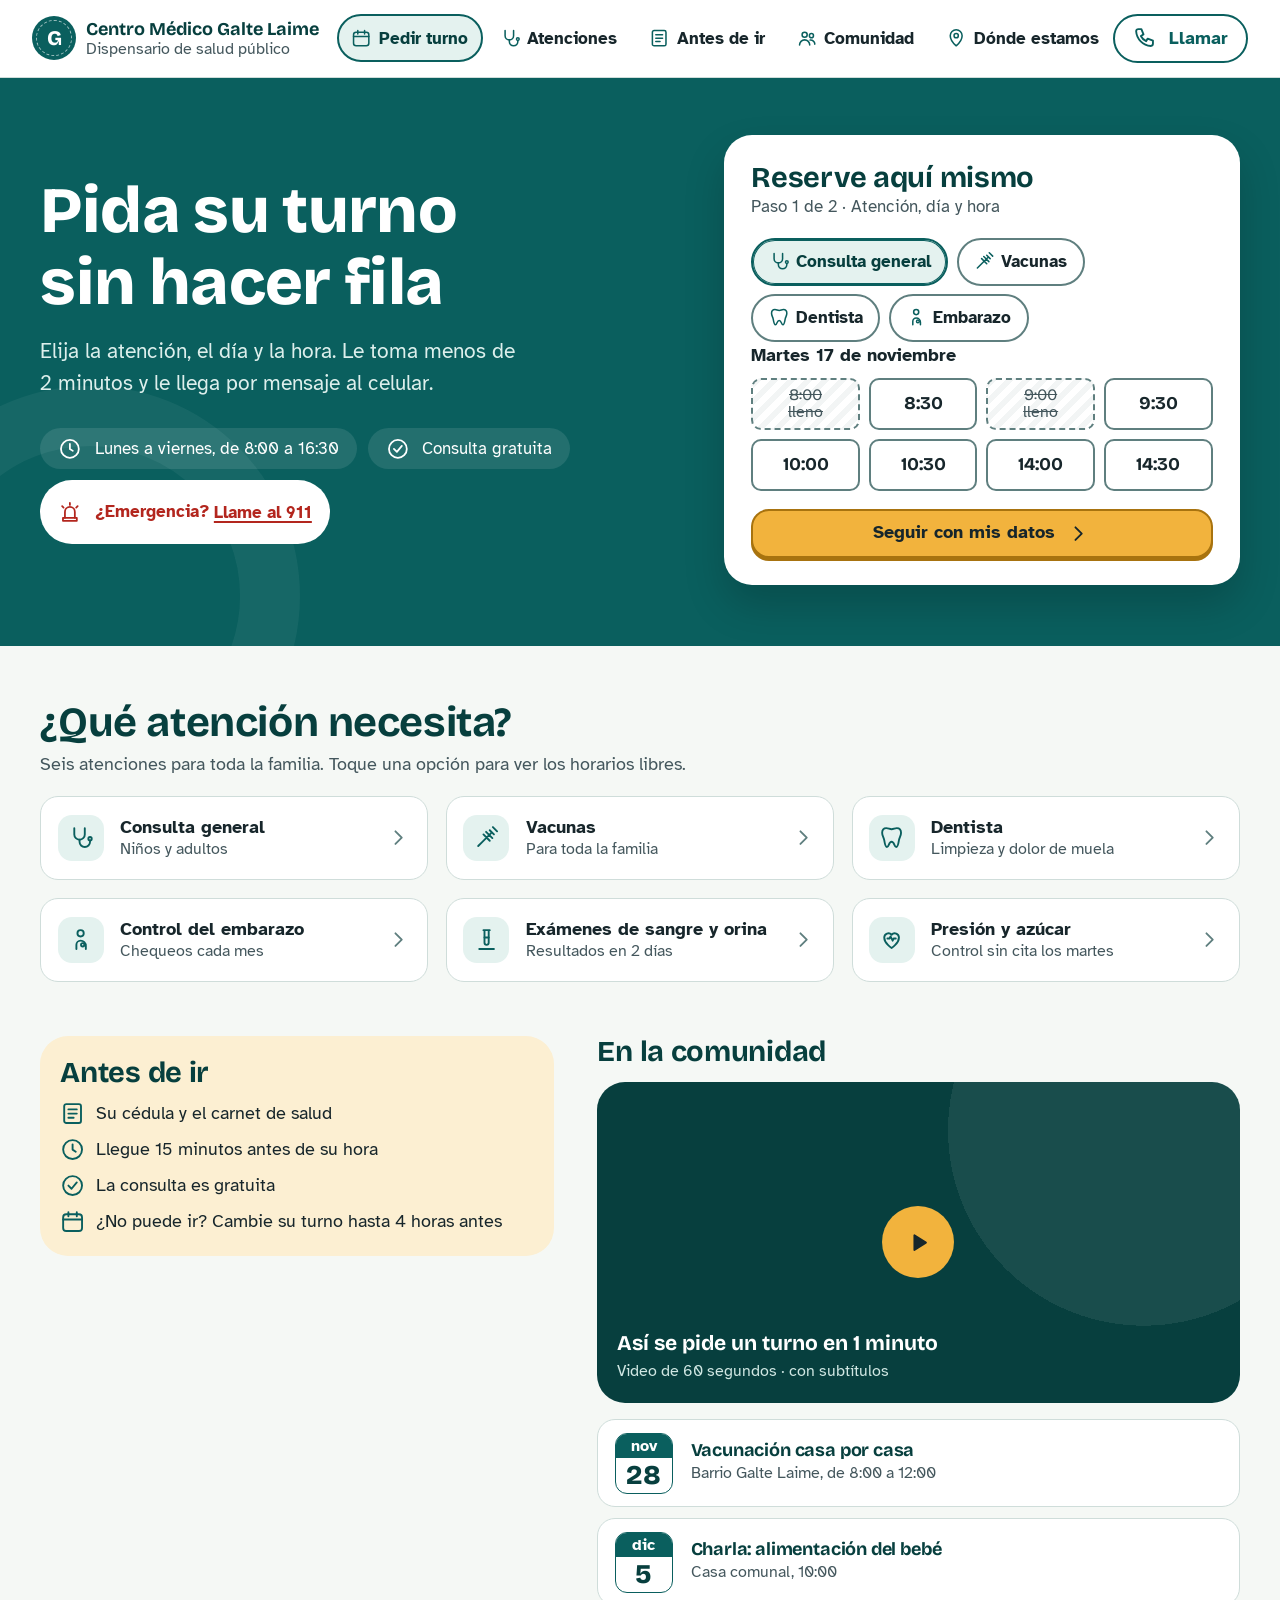
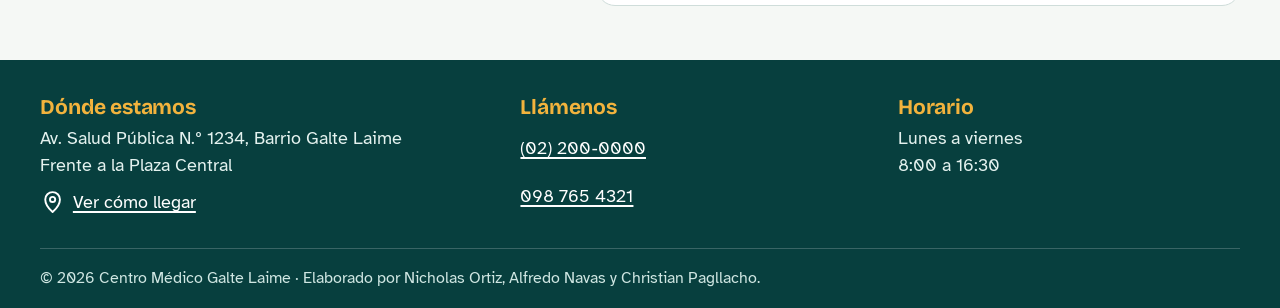
<file: index.html>
<!DOCTYPE html>
<html lang="es">
<head>
  <meta charset="UTF-8">
  <meta name="viewport" content="width=device-width, initial-scale=1">
  <meta name="description" content="Pida su turno en el Centro Médico Galte Laime sin hacer fila. Consulta gratuita, de lunes a viernes de 8:00 a 16:30.">
  <meta name="theme-color" content="#0A5F5E">
  <title>Centro Médico Galte Laime | Pida su turno</title>
  <link rel="preload" href="fonts/atkinson-400.woff2" as="font" type="font/woff2" crossorigin>
  <link rel="stylesheet" href="css/estilos.css">
</head>
<body class="pag-inicio">
  <a class="saltar" href="#contenido">Saltar al contenido</a>

  <header class="sitio">
    <div class="sitio__barra">
      <a class="marca" href="index.html">
        <span class="marca__sello" aria-hidden="true">G</span>
        <span class="marca__texto"><strong><span class="solo-amplio">Centro Médico </span>Galte Laime</strong><span>Dispensario <span class="solo-amplio">de salud </span>público</span></span>
      </a>
      <a class="btn btn--linea btn--llamar" href="tel:+59322000000"><svg class="ico" viewBox="0 0 24 24" aria-hidden="true" focusable="false"><path d="M5 3h3l2 5-2.5 1.5a11 11 0 0 0 5 5L14 12l5 2v3a2 2 0 0 1-2 2A15 15 0 0 1 3 5a2 2 0 0 1 2-2z"/></svg><span>Llamar</span></a>
    </div>
    <nav class="menu" aria-label="Menú principal">
      <ul>
        <li><a href="index.html#inicio" aria-current="page"><svg class="ico" viewBox="0 0 24 24" aria-hidden="true" focusable="false"><rect x="3" y="5" width="18" height="16" rx="3"/><path d="M3 10h18M8 3v4M16 3v4"/></svg><span>Pedir turno</span></a></li>
        <li><a href="index.html#atenciones"><svg class="ico" viewBox="0 0 24 24" aria-hidden="true" focusable="false"><path d="M6 3v6a5 5 0 0 0 10 0V3"/><path d="M11 14v2a5 5 0 0 0 10 0v-1"/><circle cx="21" cy="13" r="1.6"/></svg><span>Atenciones</span></a></li>
        <li><a href="index.html#antes-de-ir"><svg class="ico" viewBox="0 0 24 24" aria-hidden="true" focusable="false"><rect x="4" y="3" width="16" height="18" rx="2"/><path d="M8 8h8M8 12h8M8 16h5"/></svg><span>Antes de ir</span></a></li>
        <li><a href="index.html#comunidad"><svg class="ico" viewBox="0 0 24 24" aria-hidden="true" focusable="false"><circle cx="9" cy="8" r="3"/><path d="M3 20a6 6 0 0 1 12 0"/><circle cx="17" cy="9" r="2.4"/><path d="M15.5 14.2A5 5 0 0 1 21 19"/></svg><span>Comunidad</span></a></li>
        <li><a href="index.html#donde-estamos"><svg class="ico" viewBox="0 0 24 24" aria-hidden="true" focusable="false"><path d="M12 21s-7-6.2-7-12a7 7 0 0 1 14 0c0 5.8-7 12-7 12z"/><circle cx="12" cy="9" r="2.5"/></svg><span>Dónde estamos</span></a></li>
      </ul>
    </nav>
  </header>

  <main id="contenido">
    <section class="hero" id="inicio" aria-labelledby="hero-titulo">
      <div class="hero__texto">
        <h1 id="hero-titulo">Pida su turno sin hacer fila</h1>
        <p class="hero__lead"><span>Elija la atención, el día y la hora. Le toma menos de 2 minutos</span><span class="solo-amplio"> y le llega por mensaje al celular</span>.</p>
        <p class="proximo"><span class="proximo__hora"><time datetime="10:30">10:30</time></span><span><strong>Próximo turno libre</strong><br>hoy, consulta general</span></p>
        <a class="btn btn--maiz btn--grande hero__cta" href="pedir-turno.html"><svg class="ico" viewBox="0 0 24 24" aria-hidden="true" focusable="false"><rect x="3" y="5" width="18" height="16" rx="3"/><path d="M3 10h18M8 3v4M16 3v4"/></svg><span>Pedir turno</span></a>
        <ul class="datos-hero" aria-label="Datos importantes">
        <li><svg class="ico" viewBox="0 0 24 24" aria-hidden="true" focusable="false"><circle cx="12" cy="12" r="9"/><path d="M12 7v5l3 2"/></svg><span>Lunes a viernes, de <time datetime="08:00">8:00</time> a <time datetime="16:30">16:30</time></span></li>
        <li><svg class="ico" viewBox="0 0 24 24" aria-hidden="true" focusable="false"><circle cx="12" cy="12" r="9"/><path d="m8 12 3 3 5-6"/></svg><span>Consulta gratuita</span></li>
        <li class="alerta"><svg class="ico" viewBox="0 0 24 24" aria-hidden="true" focusable="false"><path d="M7 18v-6a5 5 0 0 1 10 0v6"/><path d="M5 18h14v3H5zM12 3v2M4.2 6.2l1.4 1.4M19.8 6.2l-1.4 1.4"/></svg><span>¿Emergencia? <a href="tel:911">Llame&nbsp;al&nbsp;911</a></span></li>
        </ul>
      </div>

      <form class="reserva" action="datos.html" method="get" aria-labelledby="reserva-titulo">
        <h2 id="reserva-titulo">Reserve aquí mismo</h2>
        <p class="reserva__sub">Paso 1 de 2 · Atención, día y hora</p>
        <fieldset>
          <legend class="sr">Atención</legend>
          <div class="chips">
            <label class="chip"><input type="radio" name="atencion" value="general" checked><svg class="ico" viewBox="0 0 24 24" aria-hidden="true" focusable="false"><path d="M6 3v6a5 5 0 0 0 10 0V3"/><path d="M11 14v2a5 5 0 0 0 10 0v-1"/><circle cx="21" cy="13" r="1.6"/></svg>Consulta general</label>
            <label class="chip"><input type="radio" name="atencion" value="vacunas"><svg class="ico" viewBox="0 0 24 24" aria-hidden="true" focusable="false"><path d="m18 2 4 4M15 5l4 4M17 7 7.5 16.5M9 9l6 6M4 20l3.5-3.5M11.5 6.5l6 6"/></svg>Vacunas</label>
            <label class="chip"><input type="radio" name="atencion" value="dentista"><svg class="ico" viewBox="0 0 24 24" aria-hidden="true" focusable="false"><path d="M7 3c-2.5 0-4 2-4 4.5 0 3 1.5 4 2 7 .4 2.5 1 6.5 2.6 6.5 1.8 0 1.7-5 4.4-5s2.6 5 4.4 5c1.6 0 2.2-4 2.6-6.5.5-3 2-4 2-7C21 5 19.5 3 17 3c-2 0-3 1-5 1S9 3 7 3z"/></svg>Dentista</label>
            <label class="chip"><input type="radio" name="atencion" value="embarazo"><svg class="ico" viewBox="0 0 24 24" aria-hidden="true" focusable="false"><circle cx="12" cy="6" r="3"/><path d="M8 21v-4a4 4 0 0 1 4-4 5 5 0 0 1 5 5v3"/><circle cx="14" cy="17" r="1.6"/></svg>Embarazo</label>
          </div>
        </fieldset>
        <input type="hidden" name="dia" value="mar-17">
        <fieldset>
          <legend class="reserva__dia">Martes 17 de noviembre</legend>
          <div class="horas horas--4">
            <label class="hora hora--llena"><input type="radio" name="hora" value="08:00" disabled><span>8:00</span><span class="hora__estado">lleno</span></label>
            <label class="hora"><input type="radio" name="hora" value="08:30" required><span>8:30</span></label>
            <label class="hora hora--llena"><input type="radio" name="hora" value="09:00" disabled><span>9:00</span><span class="hora__estado">lleno</span></label>
            <label class="hora"><input type="radio" name="hora" value="09:30" required><span>9:30</span></label>
            <label class="hora"><input type="radio" name="hora" value="10:00" required><span>10:00</span></label>
            <label class="hora"><input type="radio" name="hora" value="10:30" required><span>10:30</span></label>
            <label class="hora"><input type="radio" name="hora" value="14:00" required><span>14:00</span></label>
            <label class="hora"><input type="radio" name="hora" value="14:30" required><span>14:30</span></label>
          </div>
        </fieldset>
        <button class="btn btn--maiz" type="submit"><span>Seguir con mis datos</span><svg class="ico" viewBox="0 0 24 24" aria-hidden="true" focusable="false"><path d="m9 6 6 6-6 6"/></svg></button>
      </form>
    </section>

    <ul class="datos" aria-label="Datos importantes">
        <li><svg class="ico" viewBox="0 0 24 24" aria-hidden="true" focusable="false"><circle cx="12" cy="12" r="9"/><path d="M12 7v5l3 2"/></svg><span>Lunes a viernes, de <time datetime="08:00">8:00</time> a <time datetime="16:30">16:30</time></span></li>
        <li><svg class="ico" viewBox="0 0 24 24" aria-hidden="true" focusable="false"><circle cx="12" cy="12" r="9"/><path d="m8 12 3 3 5-6"/></svg><span>Consulta gratuita</span></li>
        <li class="alerta"><svg class="ico" viewBox="0 0 24 24" aria-hidden="true" focusable="false"><path d="M7 18v-6a5 5 0 0 1 10 0v6"/><path d="M5 18h14v3H5zM12 3v2M4.2 6.2l1.4 1.4M19.8 6.2l-1.4 1.4"/></svg><span>¿Emergencia? <a href="tel:911">Llame&nbsp;al&nbsp;911</a></span></li>
    </ul>

    <section class="seccion" id="atenciones" aria-labelledby="atenciones-titulo">
      <h2 id="atenciones-titulo">¿Qué atención necesita?</h2>
      <p class="seccion__intro"><span class="solo-amplio">Seis atenciones para toda la familia. </span>Toque una opción para ver los horarios libres.</p>
      <ul class="filas" role="list">
        <li><a class="fila" href="pedir-turno.html"><span class="fila__ico"><svg class="ico" viewBox="0 0 24 24" aria-hidden="true" focusable="false"><path d="M6 3v6a5 5 0 0 0 10 0V3"/><path d="M11 14v2a5 5 0 0 0 10 0v-1"/><circle cx="21" cy="13" r="1.6"/></svg></span><span class="fila__txt"><strong>Consulta general</strong><span>Niños y adultos</span></span><svg class="ico" viewBox="0 0 24 24" aria-hidden="true" focusable="false"><path d="m9 6 6 6-6 6"/></svg></a></li>
        <li><a class="fila" href="pedir-turno.html"><span class="fila__ico"><svg class="ico" viewBox="0 0 24 24" aria-hidden="true" focusable="false"><path d="m18 2 4 4M15 5l4 4M17 7 7.5 16.5M9 9l6 6M4 20l3.5-3.5M11.5 6.5l6 6"/></svg></span><span class="fila__txt"><strong>Vacunas</strong><span>Para toda la familia</span></span><svg class="ico" viewBox="0 0 24 24" aria-hidden="true" focusable="false"><path d="m9 6 6 6-6 6"/></svg></a></li>
        <li><a class="fila" href="pedir-turno.html"><span class="fila__ico"><svg class="ico" viewBox="0 0 24 24" aria-hidden="true" focusable="false"><path d="M7 3c-2.5 0-4 2-4 4.5 0 3 1.5 4 2 7 .4 2.5 1 6.5 2.6 6.5 1.8 0 1.7-5 4.4-5s2.6 5 4.4 5c1.6 0 2.2-4 2.6-6.5.5-3 2-4 2-7C21 5 19.5 3 17 3c-2 0-3 1-5 1S9 3 7 3z"/></svg></span><span class="fila__txt"><strong>Dentista</strong><span>Limpieza y dolor de muela</span></span><svg class="ico" viewBox="0 0 24 24" aria-hidden="true" focusable="false"><path d="m9 6 6 6-6 6"/></svg></a></li>
        <li><a class="fila" href="pedir-turno.html"><span class="fila__ico"><svg class="ico" viewBox="0 0 24 24" aria-hidden="true" focusable="false"><circle cx="12" cy="6" r="3"/><path d="M8 21v-4a4 4 0 0 1 4-4 5 5 0 0 1 5 5v3"/><circle cx="14" cy="17" r="1.6"/></svg></span><span class="fila__txt"><strong>Control del embarazo</strong><span>Chequeos cada mes</span></span><svg class="ico" viewBox="0 0 24 24" aria-hidden="true" focusable="false"><path d="m9 6 6 6-6 6"/></svg></a></li>
        <li><a class="fila" href="pedir-turno.html"><span class="fila__ico"><svg class="ico" viewBox="0 0 24 24" aria-hidden="true" focusable="false"><path d="M9 3h6M10 3v12a2 2 0 0 0 4 0V3"/><path d="M10 10h4"/><path d="M5 21h14"/></svg></span><span class="fila__txt"><strong>Exámenes de sangre y orina</strong><span>Resultados en 2 días</span></span><svg class="ico" viewBox="0 0 24 24" aria-hidden="true" focusable="false"><path d="m9 6 6 6-6 6"/></svg></a></li>
        <li><a class="fila" href="pedir-turno.html"><span class="fila__ico"><svg class="ico" viewBox="0 0 24 24" aria-hidden="true" focusable="false"><path d="M12 20s-7-4.4-7-10a4 4 0 0 1 7-2.6A4 4 0 0 1 19 10c0 5.6-7 10-7 10z"/><path d="M8 11h2l1-2 2 4 1-2h2"/></svg></span><span class="fila__txt"><strong>Presión y azúcar</strong><span>Control sin cita los martes</span></span><svg class="ico" viewBox="0 0 24 24" aria-hidden="true" focusable="false"><path d="m9 6 6 6-6 6"/></svg></a></li>
      </ul>
    </section>

    <div class="dos-col">
      <section class="antes" id="antes-de-ir" aria-labelledby="antes-titulo">
        <h2 id="antes-titulo">Antes de ir</h2>
        <ul role="list">
          <li><svg class="ico" viewBox="0 0 24 24" aria-hidden="true" focusable="false"><rect x="4" y="3" width="16" height="18" rx="2"/><path d="M8 8h8M8 12h8M8 16h5"/></svg><span>Su cédula y el carnet de salud</span></li>
          <li><svg class="ico" viewBox="0 0 24 24" aria-hidden="true" focusable="false"><circle cx="12" cy="12" r="9"/><path d="M12 7v5l3 2"/></svg><span>Llegue 15 minutos antes de su hora</span></li>
          <li><svg class="ico" viewBox="0 0 24 24" aria-hidden="true" focusable="false"><circle cx="12" cy="12" r="9"/><path d="m8 12 3 3 5-6"/></svg><span>La consulta es gratuita</span></li>
          <li><svg class="ico" viewBox="0 0 24 24" aria-hidden="true" focusable="false"><rect x="3" y="5" width="18" height="16" rx="3"/><path d="M3 10h18M8 3v4M16 3v4"/></svg><span>¿No puede ir? Cambie su turno hasta 4 horas antes</span></li>
        </ul>
      </section>

      <section class="comunidad" id="comunidad" aria-labelledby="comunidad-titulo">
        <h2 id="comunidad-titulo">En la comunidad</h2>
        <article class="video" aria-labelledby="video-titulo">
          <a class="video__enlace" href="#comunidad">
            <span class="video__play"><svg class="ico" viewBox="0 0 24 24" aria-hidden="true" focusable="false"><path d="M8 5v14l11-7z" fill="currentColor"/></svg></span>
            <span class="video__texto"><strong id="video-titulo">Así se pide un turno en 1 minuto</strong><span>Video de 60 segundos · con subtítulos</span></span>
          </a>
        </article>
        <ul class="eventos" role="list">
          <li><article class="evento"><time class="evento__fecha" datetime="2026-11-28"><span>nov</span>28</time><div><h3>Vacunación casa por casa</h3><p>Barrio Galte Laime, de 8:00 a 12:00</p></div></article></li>
          <li><article class="evento"><time class="evento__fecha" datetime="2026-12-05"><span>dic</span>5</time><div><h3>Charla: alimentación del bebé</h3><p>Casa comunal, 10:00</p></div></article></li>
        </ul>
      </section>
    </div>
  </main>

  <footer class="pie">
    <div class="pie__grid">
      <section id="donde-estamos" aria-labelledby="pie-donde">
        <h2 id="pie-donde">Dónde estamos</h2>
        <address>Av. Salud Pública N.º 1234, Barrio Galte Laime<br>Frente a la Plaza Central</address>
        <a href="https://www.openstreetmap.org/search?query=Plaza%20Central" rel="noopener"><svg class="ico" viewBox="0 0 24 24" aria-hidden="true" focusable="false"><path d="M12 21s-7-6.2-7-12a7 7 0 0 1 14 0c0 5.8-7 12-7 12z"/><circle cx="12" cy="9" r="2.5"/></svg><span>Ver cómo llegar</span></a>
      </section>
      <section aria-labelledby="pie-tel">
        <h2 id="pie-tel">Llámenos</h2>
        <p><a href="tel:+59322000000">(02)&nbsp;200&#8209;0000</a><br><a href="tel:+593987654321">098&nbsp;765&nbsp;4321</a></p>
      </section>
      <section aria-labelledby="pie-hor">
        <h2 id="pie-hor">Horario</h2>
        <p>Lunes a viernes<br><time datetime="08:00">8:00</time> a <time datetime="16:30">16:30</time></p>
      </section>
    </div>
    <p class="pie__legal">© 2026 Centro Médico Galte Laime · Elaborado por Nicholas Ortiz, Alfredo Navas y Christian Pagllacho.</p>
  </footer>

  <nav class="barra-accion" aria-label="Acciones rápidas">
    <a class="btn btn--maiz" href="pedir-turno.html"><svg class="ico" viewBox="0 0 24 24" aria-hidden="true" focusable="false"><rect x="3" y="5" width="18" height="16" rx="3"/><path d="M3 10h18M8 3v4M16 3v4"/></svg><span>Pedir turno</span></a>
    <a class="btn btn--verde" href="tel:+59322000000"><svg class="ico" viewBox="0 0 24 24" aria-hidden="true" focusable="false"><path d="M5 3h3l2 5-2.5 1.5a11 11 0 0 0 5 5L14 12l5 2v3a2 2 0 0 1-2 2A15 15 0 0 1 3 5a2 2 0 0 1 2-2z"/></svg><span>Llamar</span></a>
  </nav>
</body>
</html>
</file>
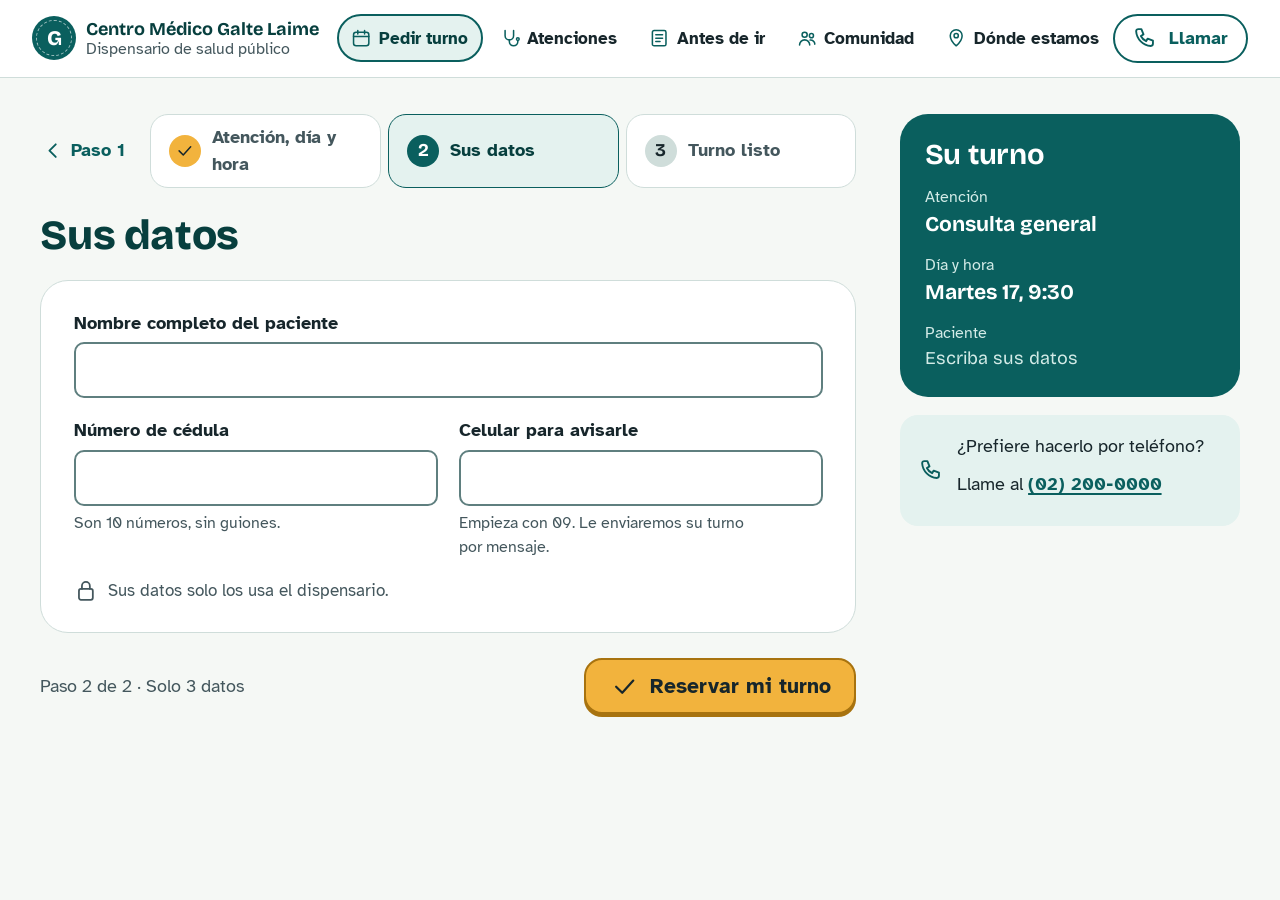
<file: datos.html>
<!DOCTYPE html>
<html lang="es">
<head>
  <meta charset="UTF-8">
  <meta name="viewport" content="width=device-width, initial-scale=1">
  <meta name="description" content="Escriba los datos del paciente para reservar su turno.">
  <meta name="theme-color" content="#0A5F5E">
  <title>Pedir turno: paso 2 de 2 | Centro Médico Galte Laime</title>
  <link rel="preload" href="fonts/atkinson-400.woff2" as="font" type="font/woff2" crossorigin>
  <link rel="stylesheet" href="css/estilos.css">
</head>
<body class="pag-flujo">
  <a class="saltar" href="#contenido">Saltar al contenido</a>

  <header class="sitio">
    <div class="sitio__barra">
      <a class="marca" href="index.html">
        <span class="marca__sello" aria-hidden="true">G</span>
        <span class="marca__texto"><strong><span class="solo-amplio">Centro Médico </span>Galte Laime</strong><span>Dispensario <span class="solo-amplio">de salud </span>público</span></span>
      </a>
      <a class="btn btn--linea btn--llamar" href="tel:+59322000000"><svg class="ico" viewBox="0 0 24 24" aria-hidden="true" focusable="false"><path d="M5 3h3l2 5-2.5 1.5a11 11 0 0 0 5 5L14 12l5 2v3a2 2 0 0 1-2 2A15 15 0 0 1 3 5a2 2 0 0 1 2-2z"/></svg><span>Llamar</span></a>
    </div>
    <nav class="menu" aria-label="Menú principal">
      <ul>
        <li><a href="index.html#inicio" aria-current="page"><svg class="ico" viewBox="0 0 24 24" aria-hidden="true" focusable="false"><rect x="3" y="5" width="18" height="16" rx="3"/><path d="M3 10h18M8 3v4M16 3v4"/></svg><span>Pedir turno</span></a></li>
        <li><a href="index.html#atenciones"><svg class="ico" viewBox="0 0 24 24" aria-hidden="true" focusable="false"><path d="M6 3v6a5 5 0 0 0 10 0V3"/><path d="M11 14v2a5 5 0 0 0 10 0v-1"/><circle cx="21" cy="13" r="1.6"/></svg><span>Atenciones</span></a></li>
        <li><a href="index.html#antes-de-ir"><svg class="ico" viewBox="0 0 24 24" aria-hidden="true" focusable="false"><rect x="4" y="3" width="16" height="18" rx="2"/><path d="M8 8h8M8 12h8M8 16h5"/></svg><span>Antes de ir</span></a></li>
        <li><a href="index.html#comunidad"><svg class="ico" viewBox="0 0 24 24" aria-hidden="true" focusable="false"><circle cx="9" cy="8" r="3"/><path d="M3 20a6 6 0 0 1 12 0"/><circle cx="17" cy="9" r="2.4"/><path d="M15.5 14.2A5 5 0 0 1 21 19"/></svg><span>Comunidad</span></a></li>
        <li><a href="index.html#donde-estamos"><svg class="ico" viewBox="0 0 24 24" aria-hidden="true" focusable="false"><path d="M12 21s-7-6.2-7-12a7 7 0 0 1 14 0c0 5.8-7 12-7 12z"/><circle cx="12" cy="9" r="2.5"/></svg><span>Dónde estamos</span></a></li>
      </ul>
    </nav>
  </header>

  <main id="contenido" class="flujo">
    <div class="paso-top">
      <a class="volver" href="pedir-turno.html"><svg class="ico" viewBox="0 0 24 24" aria-hidden="true" focusable="false"><path d="m15 6-6 6 6 6"/></svg><span>Paso 1</span></a>
      <ol class="progreso" aria-label="Pasos para pedir turno"><li class="hecho"><span class="progreso__num" aria-hidden="true"><svg class="ico" viewBox="0 0 24 24" aria-hidden="true" focusable="false"><path d="m5 12 5 5 9-10"/></svg></span><span class="progreso__txt"><span class="sr">(completado) </span>Atención, día y hora</span></li><li class="actual" aria-current="step"><span class="progreso__num" aria-hidden="true">2</span><span class="progreso__txt">Sus datos</span></li><li class=""><span class="progreso__num" aria-hidden="true">3</span><span class="progreso__txt">Turno listo</span></li></ol>
      <p class="paso-top__txt" aria-hidden="true">Paso 2 de 2</p>
    </div>
    <div class="flujo__grid">
      <div class="flujo__principal">
        <h1>Sus datos</h1>
        <div class="resumen-mini"><svg class="ico" viewBox="0 0 24 24" aria-hidden="true" focusable="false"><rect x="3" y="5" width="18" height="16" rx="3"/><path d="M3 10h18M8 3v4M16 3v4"/></svg><p><strong>Martes 17, 9:30</strong><span>Consulta general</span></p><a href="pedir-turno.html">Cambiar<span class="sr"> atención, día u hora</span></a></div>

        <form class="form-datos" action="turno-listo.html" method="get" id="form-datos">
          <div class="panel campos">
            <div class="campo campo--ancho">
              <label for="nombre">Nombre completo del paciente</label>
              <input id="nombre" name="nombre" type="text" autocomplete="name" required minlength="5">
              <p class="campo__error" aria-hidden="true"><svg class="ico" viewBox="0 0 24 24" aria-hidden="true" focusable="false"><circle cx="12" cy="12" r="9"/><path d="M12 7v6M12 16.5v.5"/></svg><span>Escriba el nombre y el apellido del paciente.</span></p>
            </div>
            <div class="campo">
              <label for="cedula">Número de cédula</label>
              <input id="cedula" name="cedula" type="text" inputmode="numeric" autocomplete="off" required pattern="[0-9]{10}" maxlength="10" aria-describedby="cedula-ayuda" title="La cédula tiene 10 números, sin guiones.">
              <p class="campo__ayuda" id="cedula-ayuda">Son 10 números, sin guiones.</p>
              <p class="campo__error" aria-hidden="true"><svg class="ico" viewBox="0 0 24 24" aria-hidden="true" focusable="false"><circle cx="12" cy="12" r="9"/><path d="M12 7v6M12 16.5v.5"/></svg><span>Faltan números. La cédula tiene 10 números.</span></p>
            </div>
            <div class="campo">
              <label for="celular">Celular para avisarle</label>
              <input id="celular" name="celular" type="tel" inputmode="numeric" autocomplete="tel" required pattern="09[0-9]{8}" maxlength="10" aria-describedby="celular-ayuda" title="El celular empieza con 09 y tiene 10 números.">
              <p class="campo__ayuda" id="celular-ayuda">Empieza con 09. Le enviaremos su turno por mensaje.</p>
              <p class="campo__error" aria-hidden="true"><svg class="ico" viewBox="0 0 24 24" aria-hidden="true" focusable="false"><circle cx="12" cy="12" r="9"/><path d="M12 7v6M12 16.5v.5"/></svg><span>El celular empieza con 09 y tiene 10 números.</span></p>
            </div>
            <p class="privacidad campo--ancho"><svg class="ico" viewBox="0 0 24 24" aria-hidden="true" focusable="false"><rect x="5" y="10" width="14" height="11" rx="2"/><path d="M8 10V7a4 4 0 0 1 8 0v3"/></svg><span>Sus datos solo los usa el dispensario.</span></p>
          </div>
          <div class="flujo__acciones">
            <p class="solo-amplio">Paso 2 de 2 · Solo 3 datos</p>
            <button class="btn btn--maiz btn--grande" type="submit"><svg class="ico" viewBox="0 0 24 24" aria-hidden="true" focusable="false"><path d="m5 12 5 5 9-10"/></svg><span>Reservar mi turno</span></button>
          </div>
        </form>
      </div>

      <aside class="lado" aria-labelledby="resumen-titulo">
        <div class="resumen">
          <h2 id="resumen-titulo">Su turno</h2>
          <dl>
            <div><dt>Atención</dt><dd>Consulta general</dd></div>
            <div><dt>Día y hora</dt><dd>Martes 17, 9:30</dd></div>
            <div><dt>Paciente</dt><dd class="resumen__vacio">Escriba sus datos</dd></div>
          </dl>
        </div>
        <p class="ayuda-tel"><svg class="ico" viewBox="0 0 24 24" aria-hidden="true" focusable="false"><path d="M5 3h3l2 5-2.5 1.5a11 11 0 0 0 5 5L14 12l5 2v3a2 2 0 0 1-2 2A15 15 0 0 1 3 5a2 2 0 0 1 2-2z"/></svg><span>¿Prefiere hacerlo por teléfono? Llame al <a href="tel:+59322000000">(02)&nbsp;200&#8209;0000</a></span></p>
      </aside>
    </div>
  </main>
</body>
</html>
</file>
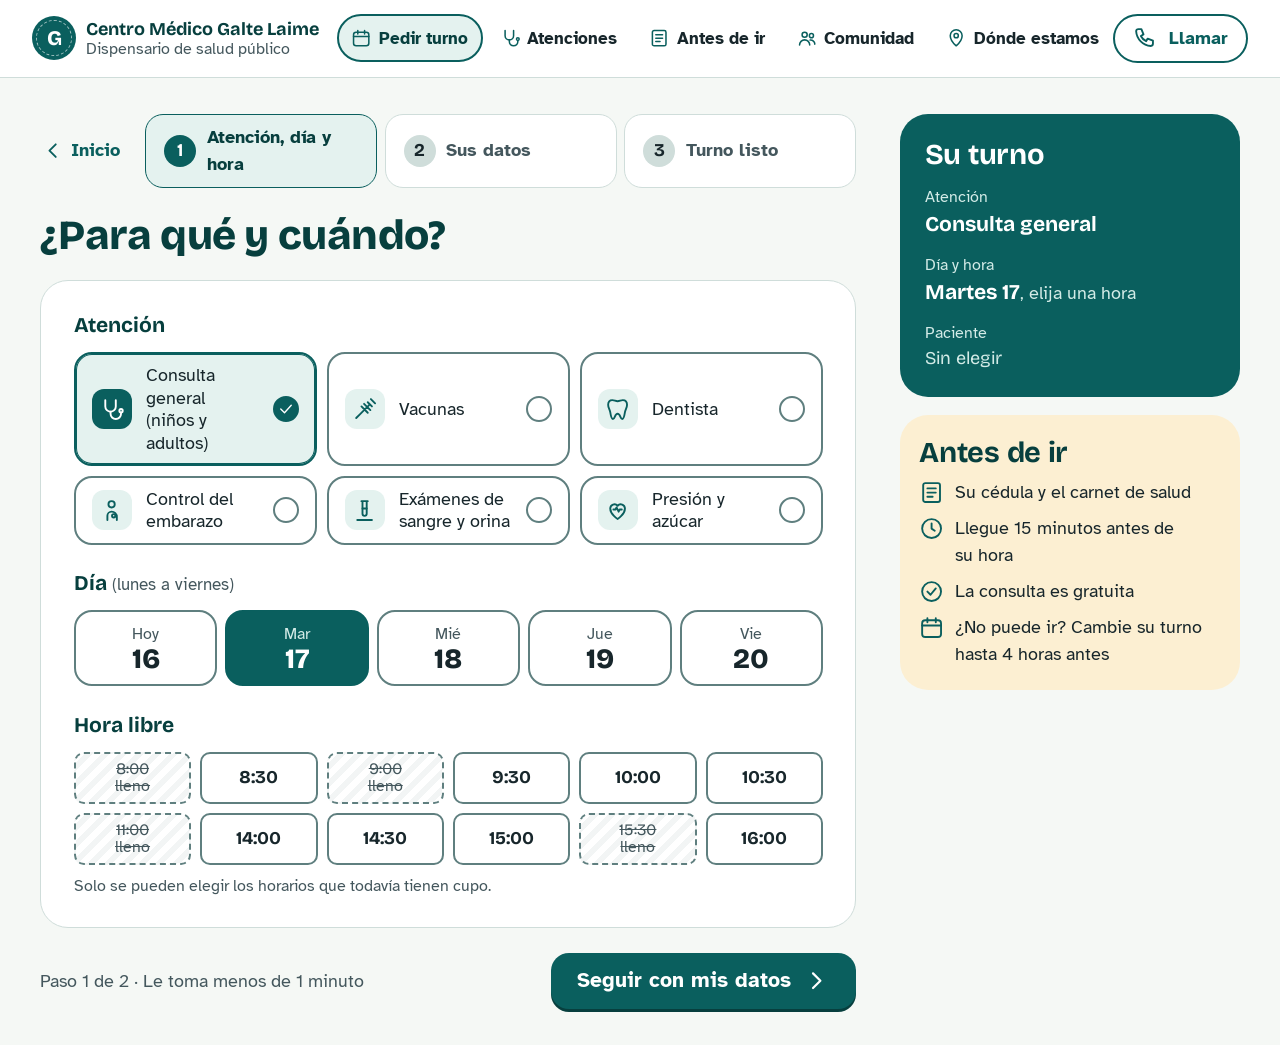
<file: pedir-turno.html>
<!DOCTYPE html>
<html lang="es">
<head>
  <meta charset="UTF-8">
  <meta name="viewport" content="width=device-width, initial-scale=1">
  <meta name="description" content="Elija la atención, el día y la hora de su turno.">
  <meta name="theme-color" content="#0A5F5E">
  <title>Pedir turno: paso 1 de 2 | Centro Médico Galte Laime</title>
  <link rel="preload" href="fonts/atkinson-400.woff2" as="font" type="font/woff2" crossorigin>
  <link rel="stylesheet" href="css/estilos.css">
</head>
<body class="pag-flujo">
  <a class="saltar" href="#contenido">Saltar al contenido</a>

  <header class="sitio">
    <div class="sitio__barra">
      <a class="marca" href="index.html">
        <span class="marca__sello" aria-hidden="true">G</span>
        <span class="marca__texto"><strong><span class="solo-amplio">Centro Médico </span>Galte Laime</strong><span>Dispensario <span class="solo-amplio">de salud </span>público</span></span>
      </a>
      <a class="btn btn--linea btn--llamar" href="tel:+59322000000"><svg class="ico" viewBox="0 0 24 24" aria-hidden="true" focusable="false"><path d="M5 3h3l2 5-2.5 1.5a11 11 0 0 0 5 5L14 12l5 2v3a2 2 0 0 1-2 2A15 15 0 0 1 3 5a2 2 0 0 1 2-2z"/></svg><span>Llamar</span></a>
    </div>
    <nav class="menu" aria-label="Menú principal">
      <ul>
        <li><a href="index.html#inicio" aria-current="page"><svg class="ico" viewBox="0 0 24 24" aria-hidden="true" focusable="false"><rect x="3" y="5" width="18" height="16" rx="3"/><path d="M3 10h18M8 3v4M16 3v4"/></svg><span>Pedir turno</span></a></li>
        <li><a href="index.html#atenciones"><svg class="ico" viewBox="0 0 24 24" aria-hidden="true" focusable="false"><path d="M6 3v6a5 5 0 0 0 10 0V3"/><path d="M11 14v2a5 5 0 0 0 10 0v-1"/><circle cx="21" cy="13" r="1.6"/></svg><span>Atenciones</span></a></li>
        <li><a href="index.html#antes-de-ir"><svg class="ico" viewBox="0 0 24 24" aria-hidden="true" focusable="false"><rect x="4" y="3" width="16" height="18" rx="2"/><path d="M8 8h8M8 12h8M8 16h5"/></svg><span>Antes de ir</span></a></li>
        <li><a href="index.html#comunidad"><svg class="ico" viewBox="0 0 24 24" aria-hidden="true" focusable="false"><circle cx="9" cy="8" r="3"/><path d="M3 20a6 6 0 0 1 12 0"/><circle cx="17" cy="9" r="2.4"/><path d="M15.5 14.2A5 5 0 0 1 21 19"/></svg><span>Comunidad</span></a></li>
        <li><a href="index.html#donde-estamos"><svg class="ico" viewBox="0 0 24 24" aria-hidden="true" focusable="false"><path d="M12 21s-7-6.2-7-12a7 7 0 0 1 14 0c0 5.8-7 12-7 12z"/><circle cx="12" cy="9" r="2.5"/></svg><span>Dónde estamos</span></a></li>
      </ul>
    </nav>
  </header>

  <main id="contenido" class="flujo">
    <div class="paso-top">
      <a class="volver" href="index.html"><svg class="ico" viewBox="0 0 24 24" aria-hidden="true" focusable="false"><path d="m15 6-6 6 6 6"/></svg><span>Inicio</span></a>
      <ol class="progreso" aria-label="Pasos para pedir turno"><li class="actual" aria-current="step"><span class="progreso__num" aria-hidden="true">1</span><span class="progreso__txt">Atención, día y hora</span></li><li class=""><span class="progreso__num" aria-hidden="true">2</span><span class="progreso__txt">Sus datos</span></li><li class=""><span class="progreso__num" aria-hidden="true">3</span><span class="progreso__txt">Turno listo</span></li></ol>
      <p class="paso-top__txt" aria-hidden="true">Paso 1 de 2</p>
    </div>
    <form class="flujo__grid" action="datos.html" method="get">
      <div class="flujo__principal">
        <h1>¿Para qué y cuándo?</h1>
        <div class="panel">
          <fieldset>
            <legend>Atención</legend>
            <div class="opciones">
            <label class="opcion"><input type="radio" name="atencion" value="general" required checked><span class="opcion__ico"><svg class="ico" viewBox="0 0 24 24" aria-hidden="true" focusable="false"><path d="M6 3v6a5 5 0 0 0 10 0V3"/><path d="M11 14v2a5 5 0 0 0 10 0v-1"/><circle cx="21" cy="13" r="1.6"/></svg></span><span class="opcion__txt">Consulta general (niños y adultos)</span><span class="opcion__marca" aria-hidden="true"><svg class="ico" viewBox="0 0 24 24" aria-hidden="true" focusable="false"><path d="m5 12 5 5 9-10"/></svg></span></label>
            <label class="opcion"><input type="radio" name="atencion" value="vacunas" required><span class="opcion__ico"><svg class="ico" viewBox="0 0 24 24" aria-hidden="true" focusable="false"><path d="m18 2 4 4M15 5l4 4M17 7 7.5 16.5M9 9l6 6M4 20l3.5-3.5M11.5 6.5l6 6"/></svg></span><span class="opcion__txt">Vacunas</span><span class="opcion__marca" aria-hidden="true"><svg class="ico" viewBox="0 0 24 24" aria-hidden="true" focusable="false"><path d="m5 12 5 5 9-10"/></svg></span></label>
            <label class="opcion"><input type="radio" name="atencion" value="dentista" required><span class="opcion__ico"><svg class="ico" viewBox="0 0 24 24" aria-hidden="true" focusable="false"><path d="M7 3c-2.5 0-4 2-4 4.5 0 3 1.5 4 2 7 .4 2.5 1 6.5 2.6 6.5 1.8 0 1.7-5 4.4-5s2.6 5 4.4 5c1.6 0 2.2-4 2.6-6.5.5-3 2-4 2-7C21 5 19.5 3 17 3c-2 0-3 1-5 1S9 3 7 3z"/></svg></span><span class="opcion__txt">Dentista</span><span class="opcion__marca" aria-hidden="true"><svg class="ico" viewBox="0 0 24 24" aria-hidden="true" focusable="false"><path d="m5 12 5 5 9-10"/></svg></span></label>
            <label class="opcion"><input type="radio" name="atencion" value="embarazo" required><span class="opcion__ico"><svg class="ico" viewBox="0 0 24 24" aria-hidden="true" focusable="false"><circle cx="12" cy="6" r="3"/><path d="M8 21v-4a4 4 0 0 1 4-4 5 5 0 0 1 5 5v3"/><circle cx="14" cy="17" r="1.6"/></svg></span><span class="opcion__txt">Control del embarazo</span><span class="opcion__marca" aria-hidden="true"><svg class="ico" viewBox="0 0 24 24" aria-hidden="true" focusable="false"><path d="m5 12 5 5 9-10"/></svg></span></label>
            <label class="opcion"><input type="radio" name="atencion" value="examenes" required><span class="opcion__ico"><svg class="ico" viewBox="0 0 24 24" aria-hidden="true" focusable="false"><path d="M9 3h6M10 3v12a2 2 0 0 0 4 0V3"/><path d="M10 10h4"/><path d="M5 21h14"/></svg></span><span class="opcion__txt">Exámenes de sangre y orina</span><span class="opcion__marca" aria-hidden="true"><svg class="ico" viewBox="0 0 24 24" aria-hidden="true" focusable="false"><path d="m5 12 5 5 9-10"/></svg></span></label>
            <label class="opcion"><input type="radio" name="atencion" value="presion" required><span class="opcion__ico"><svg class="ico" viewBox="0 0 24 24" aria-hidden="true" focusable="false"><path d="M12 20s-7-4.4-7-10a4 4 0 0 1 7-2.6A4 4 0 0 1 19 10c0 5.6-7 10-7 10z"/><path d="M8 11h2l1-2 2 4 1-2h2"/></svg></span><span class="opcion__txt">Presión y azúcar</span><span class="opcion__marca" aria-hidden="true"><svg class="ico" viewBox="0 0 24 24" aria-hidden="true" focusable="false"><path d="m5 12 5 5 9-10"/></svg></span></label>
            </div>
          </fieldset>
          <fieldset>
            <legend>Día <span class="legend__nota">(lunes a viernes)</span></legend>
            <div class="dias">
            <label class="dia"><input type="radio" name="dia" value="lun-16" required><span class="dia__sem" aria-hidden="true">Hoy</span><span class="dia__num" aria-hidden="true">16</span><span class="sr">hoy, lunes 16</span></label>
            <label class="dia"><input type="radio" name="dia" value="mar-17" required checked><span class="dia__sem" aria-hidden="true">Mar</span><span class="dia__num" aria-hidden="true">17</span><span class="sr">martes 17</span></label>
            <label class="dia"><input type="radio" name="dia" value="mie-18" required><span class="dia__sem" aria-hidden="true">Mié</span><span class="dia__num" aria-hidden="true">18</span><span class="sr">miércoles 18</span></label>
            <label class="dia"><input type="radio" name="dia" value="jue-19" required><span class="dia__sem" aria-hidden="true">Jue</span><span class="dia__num" aria-hidden="true">19</span><span class="sr">jueves 19</span></label>
            <label class="dia"><input type="radio" name="dia" value="vie-20" required><span class="dia__sem" aria-hidden="true">Vie</span><span class="dia__num" aria-hidden="true">20</span><span class="sr">viernes 20</span></label>
            </div>
          </fieldset>
          <fieldset>
            <legend>Hora libre</legend>
            <div class="horas" aria-describedby="nota-horas">
            <label class="hora hora--llena"><input type="radio" name="hora" value="08:00" disabled><span>8:00</span><span class="hora__estado">lleno</span></label>
            <label class="hora"><input type="radio" name="hora" value="08:30" required><span>8:30</span></label>
            <label class="hora hora--llena"><input type="radio" name="hora" value="09:00" disabled><span>9:00</span><span class="hora__estado">lleno</span></label>
            <label class="hora"><input type="radio" name="hora" value="09:30" required><span>9:30</span></label>
            <label class="hora"><input type="radio" name="hora" value="10:00" required><span>10:00</span></label>
            <label class="hora"><input type="radio" name="hora" value="10:30" required><span>10:30</span></label>
            <label class="hora hora--llena"><input type="radio" name="hora" value="11:00" disabled><span>11:00</span><span class="hora__estado">lleno</span></label>
            <label class="hora"><input type="radio" name="hora" value="14:00" required><span>14:00</span></label>
            <label class="hora"><input type="radio" name="hora" value="14:30" required><span>14:30</span></label>
            <label class="hora"><input type="radio" name="hora" value="15:00" required><span>15:00</span></label>
            <label class="hora hora--llena"><input type="radio" name="hora" value="15:30" disabled><span>15:30</span><span class="hora__estado">lleno</span></label>
            <label class="hora"><input type="radio" name="hora" value="16:00" required><span>16:00</span></label>
            </div>
            <p class="nota-libre" id="nota-horas">Solo se pueden elegir los horarios que todavía tienen cupo.</p>
          </fieldset>
        </div>
        <div class="flujo__acciones">
          <p class="solo-amplio">Paso 1 de 2 · Le toma menos de 1 minuto</p>
          <button class="btn btn--verde btn--grande" type="submit"><span>Seguir<span class="solo-amplio"> con mis datos</span></span><svg class="ico" viewBox="0 0 24 24" aria-hidden="true" focusable="false"><path d="m9 6 6 6-6 6"/></svg></button>
        </div>
      </div>

      <aside class="lado" aria-labelledby="resumen-titulo">
        <div class="resumen">
          <h2 id="resumen-titulo">Su turno</h2>
          <dl>
            <div><dt>Atención</dt><dd class="resumen__aten"><span data-v="general">Consulta general</span><span data-v="vacunas">Vacunas</span><span data-v="dentista">Dentista</span><span data-v="embarazo">Control del embarazo</span><span data-v="examenes">Exámenes de sangre y orina</span><span data-v="presion">Presión y azúcar</span></dd></div>
            <div><dt>Día y hora</dt><dd class="resumen__cuando"><span class="resumen__dia"><span data-v="lun-16">Hoy 16</span><span data-v="mar-17">Martes 17</span><span data-v="mie-18">Miércoles 18</span><span data-v="jue-19">Jueves 19</span><span data-v="vie-20">Viernes 20</span></span><span class="resumen__hora"><span data-v="08:30">, 8:30</span><span data-v="09:30">, 9:30</span><span data-v="10:00">, 10:00</span><span data-v="10:30">, 10:30</span><span data-v="14:00">, 14:00</span><span data-v="14:30">, 14:30</span><span data-v="15:00">, 15:00</span><span data-v="16:00">, 16:00</span></span><span class="resumen__vacio">, elija una hora</span></dd></div>
            <div><dt>Paciente</dt><dd class="resumen__vacio">Sin elegir</dd></div>
          </dl>
        </div>
        <section class="antes antes--lado" aria-labelledby="antes-lado">
          <h2 id="antes-lado">Antes de ir</h2>
          <ul role="list">
          <li><svg class="ico" viewBox="0 0 24 24" aria-hidden="true" focusable="false"><rect x="4" y="3" width="16" height="18" rx="2"/><path d="M8 8h8M8 12h8M8 16h5"/></svg><span>Su cédula y el carnet de salud</span></li>
          <li><svg class="ico" viewBox="0 0 24 24" aria-hidden="true" focusable="false"><circle cx="12" cy="12" r="9"/><path d="M12 7v5l3 2"/></svg><span>Llegue 15 minutos antes de su hora</span></li>
          <li><svg class="ico" viewBox="0 0 24 24" aria-hidden="true" focusable="false"><circle cx="12" cy="12" r="9"/><path d="m8 12 3 3 5-6"/></svg><span>La consulta es gratuita</span></li>
          <li><svg class="ico" viewBox="0 0 24 24" aria-hidden="true" focusable="false"><rect x="3" y="5" width="18" height="16" rx="3"/><path d="M3 10h18M8 3v4M16 3v4"/></svg><span>¿No puede ir? Cambie su turno hasta 4 horas antes</span></li>
        </ul>
        </section>
      </aside>
    </form>
  </main>
</body>
</html>
</file>
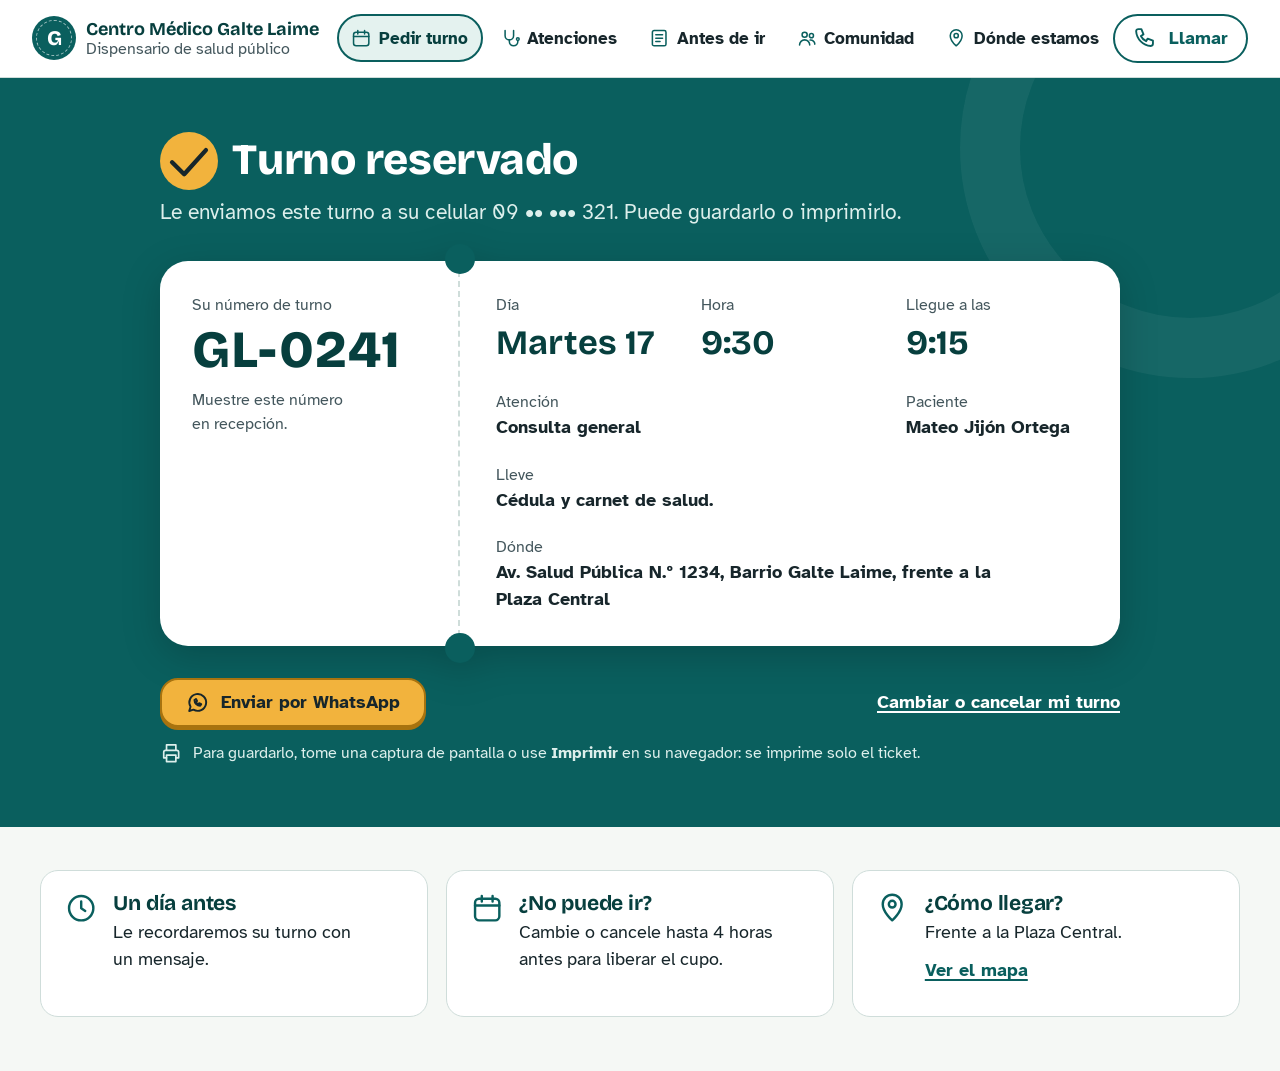
<file: turno-listo.html>
<!DOCTYPE html>
<html lang="es">
<head>
  <meta charset="UTF-8">
  <meta name="viewport" content="width=device-width, initial-scale=1">
  <meta name="description" content="Su turno está reservado. Revise el día, la hora y qué debe llevar.">
  <meta name="theme-color" content="#0A5F5E">
  <title>Turno reservado | Centro Médico Galte Laime</title>
  <link rel="preload" href="fonts/atkinson-400.woff2" as="font" type="font/woff2" crossorigin>
  <link rel="stylesheet" href="css/estilos.css">
</head>
<body class="pag-flujo pag-conf">
  <a class="saltar" href="#contenido">Saltar al contenido</a>

  <header class="sitio">
    <div class="sitio__barra">
      <a class="marca" href="index.html">
        <span class="marca__sello" aria-hidden="true">G</span>
        <span class="marca__texto"><strong><span class="solo-amplio">Centro Médico </span>Galte Laime</strong><span>Dispensario <span class="solo-amplio">de salud </span>público</span></span>
      </a>
      <a class="btn btn--linea btn--llamar" href="tel:+59322000000"><svg class="ico" viewBox="0 0 24 24" aria-hidden="true" focusable="false"><path d="M5 3h3l2 5-2.5 1.5a11 11 0 0 0 5 5L14 12l5 2v3a2 2 0 0 1-2 2A15 15 0 0 1 3 5a2 2 0 0 1 2-2z"/></svg><span>Llamar</span></a>
    </div>
    <nav class="menu" aria-label="Menú principal">
      <ul>
        <li><a href="index.html#inicio" aria-current="page"><svg class="ico" viewBox="0 0 24 24" aria-hidden="true" focusable="false"><rect x="3" y="5" width="18" height="16" rx="3"/><path d="M3 10h18M8 3v4M16 3v4"/></svg><span>Pedir turno</span></a></li>
        <li><a href="index.html#atenciones"><svg class="ico" viewBox="0 0 24 24" aria-hidden="true" focusable="false"><path d="M6 3v6a5 5 0 0 0 10 0V3"/><path d="M11 14v2a5 5 0 0 0 10 0v-1"/><circle cx="21" cy="13" r="1.6"/></svg><span>Atenciones</span></a></li>
        <li><a href="index.html#antes-de-ir"><svg class="ico" viewBox="0 0 24 24" aria-hidden="true" focusable="false"><rect x="4" y="3" width="16" height="18" rx="2"/><path d="M8 8h8M8 12h8M8 16h5"/></svg><span>Antes de ir</span></a></li>
        <li><a href="index.html#comunidad"><svg class="ico" viewBox="0 0 24 24" aria-hidden="true" focusable="false"><circle cx="9" cy="8" r="3"/><path d="M3 20a6 6 0 0 1 12 0"/><circle cx="17" cy="9" r="2.4"/><path d="M15.5 14.2A5 5 0 0 1 21 19"/></svg><span>Comunidad</span></a></li>
        <li><a href="index.html#donde-estamos"><svg class="ico" viewBox="0 0 24 24" aria-hidden="true" focusable="false"><path d="M12 21s-7-6.2-7-12a7 7 0 0 1 14 0c0 5.8-7 12-7 12z"/><circle cx="12" cy="9" r="2.5"/></svg><span>Dónde estamos</span></a></li>
      </ul>
    </nav>
  </header>

  <main id="contenido">
    <section class="confirmacion" aria-labelledby="conf-titulo">
      <h1 id="conf-titulo" class="confirmacion__titulo"><span class="confirmacion__ok"><svg class="ico" viewBox="0 0 24 24" aria-hidden="true" focusable="false"><path d="m5 12 5 5 9-10"/></svg></span>Turno reservado</h1>
      <p class="confirmacion__lead">Le enviamos este turno a su celular 09&nbsp;••&nbsp;•••&nbsp;321.<span class="solo-amplio"> Puede guardarlo o imprimirlo.</span></p>

      <article class="ticket" aria-labelledby="ticket-codigo">
        <div class="ticket__talon">
          <p class="ticket__etq">Su número de turno</p>
          <p class="ticket__codigo" id="ticket-codigo">GL-0241</p>
          <p class="ticket__nota solo-amplio">Muestre este número en recepción.</p>
        </div>
        <dl class="ticket__datos">
          <div><dt>Día</dt><dd class="ticket__grande"><time datetime="2026-11-17">Mar<span class="solo-amplio">tes</span> 17</time></dd></div>
          <div><dt>Hora</dt><dd class="ticket__grande"><time datetime="09:30">9:30</time></dd></div>
          <div class="solo-amplio-grid"><dt>Llegue a las</dt><dd class="ticket__grande"><time datetime="09:15">9:15</time></dd></div>
          <div class="ticket__ancho ticket__dos"><dt>Atención</dt><dd>Consulta general<span class="solo-movil"> · Mateo Jijón</span></dd></div>
          <div class="solo-amplio-grid"><dt>Paciente</dt><dd>Mateo Jijón Ortega</dd></div>
          <div class="ticket__ancho"><dt>Lleve</dt><dd>Cédula y carnet de salud<span class="solo-movil">. Llegue a las 9:15</span>.</dd></div>
          <div class="ticket__ancho"><dt>Dónde</dt><dd>Av. Salud Pública N.º 1234,<span class="solo-amplio"> Barrio Galte Laime,</span> frente a la Plaza Central</dd></div>
        </dl>
      </article>

      <div class="confirmacion__acciones">
        <a class="btn btn--maiz" href="https://wa.me/?text=Mi%20turno%20en%20el%20Centro%20M%C3%A9dico%20Galte%20Laime%3A%20GL-0241%2C%20martes%2017%20a%20las%209%3A30." rel="noopener"><svg class="ico" viewBox="0 0 24 24" aria-hidden="true" focusable="false"><path d="M4 20l1.3-4A8 8 0 1 1 8 18.7z"/><path d="M9 9.5c0 3 2.5 5.5 5.5 5.5l1-1.5-2-1-1 1a4 4 0 0 1-2-2l1-1-1-2z"/></svg><span>Enviar por WhatsApp</span></a>
        <a class="cambiar" href="tel:+59322000000">Cambiar o cancelar mi turno</a>
      </div>
      <p class="confirmacion__tip"><svg class="ico" viewBox="0 0 24 24" aria-hidden="true" focusable="false"><path d="M7 9V3h10v6M7 17H4v-6a2 2 0 0 1 2-2h12a2 2 0 0 1 2 2v6h-3"/><rect x="7" y="14" width="10" height="7"/></svg><span>Para guardarlo, tome una captura de pantalla o use <strong>Imprimir</strong> en su navegador: se imprime solo el ticket.</span></p>
    </section>

    <section class="despues" aria-labelledby="despues-titulo">
      <h2 id="despues-titulo" class="sr">Lo que sigue</h2>
      <ul role="list">
        <li><svg class="ico" viewBox="0 0 24 24" aria-hidden="true" focusable="false"><circle cx="12" cy="12" r="9"/><path d="M12 7v5l3 2"/></svg><div><h3>Un día antes</h3><p>Le recordaremos su turno con un mensaje.</p></div></li>
        <li><svg class="ico" viewBox="0 0 24 24" aria-hidden="true" focusable="false"><rect x="3" y="5" width="18" height="16" rx="3"/><path d="M3 10h18M8 3v4M16 3v4"/></svg><div><h3>¿No puede ir?</h3><p>Cambie o cancele hasta 4 horas antes para liberar el cupo.</p></div></li>
        <li><svg class="ico" viewBox="0 0 24 24" aria-hidden="true" focusable="false"><path d="M12 21s-7-6.2-7-12a7 7 0 0 1 14 0c0 5.8-7 12-7 12z"/><circle cx="12" cy="9" r="2.5"/></svg><div><h3>¿Cómo llegar?</h3><p>Frente a la Plaza Central. <a href="index.html#donde-estamos">Ver el mapa</a></p></div></li>
      </ul>
    </section>
  </main>
</body>
</html>
</file>
<file: css/estilos.css>
/* =====================================================================
   Centro Médico Galte Laime · Sistema de citas  (v2: fiel al mockup)
   HTML5 semántico + CSS3 puro, sin JavaScript
   Objetivo: WCAG 2.2 nivel AA · mobile-first · 360 px → 1280 px
   ---------------------------------------------------------------------
   Contraste verificado (texto ≥ 4,5:1 · componentes ≥ 3:1):
     tinta  #17262B / blanco ........ 15,4:1
     verde  #0A5F5E / blanco ......... 7,5:1   (y blanco sobre verde)
     tinta  #17262B / maíz #F2B33D ... 9,0:1
     suave  #44575D / fondo #F5F8F5 .. 7,0:1
     aviso  #B3261E / blanco ......... 6,6:1
     borde  #5F7F7F / blanco ......... 4,4:1   (bordes de controles)
     maíz   #F2B33D / verde osc. ..... 6,9:1   (títulos del pie)
   ===================================================================== */

@layer reset, tokens, base, layout, componentes, paginas, utilidades;

/* ---------- 1. Reset ---------- */
@layer reset {
  *, *::before, *::after { box-sizing: border-box; }
  * { margin: 0; }
  html { -webkit-text-size-adjust: 100%; text-size-adjust: 100%; }
  ul[role="list"], ol { list-style: none; padding: 0; }
  img, svg { display: block; max-inline-size: 100%; }
  input, button { font: inherit; color: inherit; }
  fieldset { border: 0; padding: 0; min-inline-size: 0; }
  legend { padding: 0; }
}

/* ---------- 2. Tokens ---------- */
@layer tokens {
  @font-face { font-family: "Atkinson"; src: url("../fonts/atkinson-400.woff2") format("woff2"); font-weight: 400; font-display: swap; }
  @font-face { font-family: "Atkinson"; src: url("../fonts/atkinson-700.woff2") format("woff2"); font-weight: 700; font-display: swap; }
  @font-face { font-family: "Bricolage"; src: url("../fonts/bricolage.woff2") format("woff2"); font-weight: 200 800; font-display: swap; }

  :root {
    --verde: #0A5F5E; --verde-osc: #073F3E; --menta: #E4F2EF; --fondo: #F5F8F5; --papel: #FFFFFF;
    --tinta: #17262B; --suave: #44575D; --maiz: #F2B33D; --maiz-borde: #A8730F; --maiz-claro: #FCEFD2;
    --aviso: #B3261E; --borde: #5F7F7F; --linea: #CFDDDA; --sobre-verde: #DDEFEC;

    --f-texto: "Atkinson", "Atkinson Hyperlegible", system-ui, sans-serif;
    --f-titulo: "Bricolage", "Bricolage Grotesque", system-ui, sans-serif;
    --t-xs: 0.889rem;  /* 16 px: tamaño mínimo */
    --t-s: 0.944rem;   /* 17 px */
    --t-m: 1rem;       /* 18 px: base */
    --t-l: 1.167rem;   /* 21 px */
    --t-xl: clamp(1.35rem, 1.1rem + 1vw, 1.6rem);
    --t-2xl: clamp(1.6rem, 1.2rem + 1.8vw, 2.3rem);
    --t-3xl: clamp(2.1rem, 1.3rem + 3.4vw, 3.6rem);

    --tactil: 48px;    /* objetivo táctil mínimo */
    --foco: 3px;       /* grosor mínimo del indicador de foco */
    --r-s: 10px; --r-m: 18px; --r-l: 28px;
    --esp: clamp(1rem, 0.4rem + 2.6vw, 3rem);
    --max: 1200px;
  }
}

/* ---------- 3. Base ---------- */
@layer base {
  html { font-size: 112.5%; color-scheme: light; }
  @media (prefers-reduced-motion: no-preference) { html { scroll-behavior: smooth; } }
  body { font-family: var(--f-texto); font-size: var(--t-m); line-height: 1.5; color: var(--tinta); background: var(--fondo); -webkit-font-smoothing: antialiased; }
  h1, h2, h3 { font-family: var(--f-titulo); color: var(--verde-osc); line-height: 1.1; letter-spacing: -0.01em; text-wrap: balance; }
  p, li, dd { text-wrap: pretty; }
  a { color: var(--verde); text-underline-offset: 0.18em; text-decoration-thickness: 2px; }
  a:hover { color: var(--verde-osc); }
  .ico { inline-size: 1.4em; block-size: 1.4em; flex: none; fill: none; stroke: currentColor; stroke-width: 1.8; stroke-linecap: round; stroke-linejoin: round; }

  /* Foco visible de 3 px en TODOS los elementos interactivos (WCAG 2.4.7 / 2.4.13) */
  :where(a, button, input):focus-visible {
    outline: var(--foco) solid var(--verde-osc);
    outline-offset: 3px;
    box-shadow: 0 0 0 calc(var(--foco) + 3px) var(--papel);
  }
  :where(input:not([type="radio"])):focus { outline: var(--foco) solid var(--verde-osc); outline-offset: 2px; }
  /* Sobre fondos verdes el anillo pasa a blanco */
  :where(.hero__texto, .confirmacion, .pie, .resumen) :where(a, button):focus-visible {
    outline-color: var(--papel);
    box-shadow: 0 0 0 calc(var(--foco) + 3px) var(--verde-osc);
  }
}

/* ---------- 4. Layout ---------- */
@layer layout {
  .ancho { inline-size: min(100% - 2 * var(--esp), var(--max)); margin-inline: auto; }
  .seccion, .dos-col, .flujo, .despues, .pie__grid, .pie__legal { inline-size: min(100% - 2 * var(--esp), var(--max)); margin-inline: auto; }
  .seccion { padding-block: 1.6rem 1rem; }
  .seccion h2 { font-size: var(--t-xl); margin-block-end: 0.3rem; }
  .seccion__intro { color: var(--suave); margin-block-end: 1rem; }
  .dos-col { display: grid; gap: 1.6rem; padding-block: 0.6rem 2rem; }
  @media (min-width: 900px) {
    .seccion { padding-block: 3rem 1.5rem; }
    .seccion h2 { font-size: var(--t-2xl); }
    .dos-col { grid-template-columns: 1fr 1.25fr; align-items: start; gap: 2.4rem; padding-block: 1.5rem 3rem; }
  }
}

/* ---------- 5. Componentes ---------- */
@layer componentes {
  .saltar { position: absolute; inset-inline-start: 1rem; inset-block-start: -100px; z-index: 50; display: inline-flex; align-items: center; min-block-size: var(--tactil); padding-inline: 1.2rem; background: var(--tinta); color: var(--papel); font-weight: 700; border-radius: var(--r-s); text-decoration: none; }
  .saltar:focus-visible { inset-block-start: 0.6rem; color: var(--papel); }

  /* Botones: ≥ 48 px, ícono + texto */
  .btn { display: inline-flex; align-items: center; justify-content: center; gap: 0.6rem; min-block-size: var(--tactil); padding: 0.55rem 1.3rem; border: 2px solid transparent; border-radius: var(--r-m); font-weight: 700; font-size: var(--t-m); line-height: 1.2; text-decoration: none; cursor: pointer; }
  .btn:active { transform: translateY(1px); }
  .btn--grande { min-block-size: 56px; font-size: var(--t-l); }
  .btn--maiz { background: var(--maiz); color: var(--tinta); border-color: var(--maiz-borde); box-shadow: 0 3px 0 var(--maiz-borde); }
  .btn--maiz:hover { background: #F5C15F; color: var(--tinta); }
  .btn--verde { background: var(--verde); color: var(--papel); box-shadow: 0 3px 0 var(--verde-osc); }
  .btn--verde:hover { background: var(--verde-osc); color: var(--papel); }
  .btn--linea { background: var(--papel); color: var(--verde); border-color: var(--verde); }
  .btn--linea:hover { background: var(--menta); }

  /* ----- Encabezado ----- */
  .sitio { background: var(--papel); border-block-end: 1px solid var(--linea); }
  .sitio__barra { display: flex; align-items: center; justify-content: space-between; gap: 0.75rem; padding: 0.55rem var(--esp); }
  .marca { display: flex; align-items: center; gap: 0.55rem; min-block-size: var(--tactil); text-decoration: none; color: var(--verde-osc); }
  .marca__sello { position: relative; inline-size: 44px; block-size: 44px; flex: none; display: grid; place-items: center; border-radius: 50%; background: var(--verde); color: var(--papel); font-family: var(--f-titulo); font-weight: 800; font-size: 1.15rem; }
  .marca__sello::after { content: ""; position: absolute; inset: 4px; border: 1.5px dashed rgb(255 255 255 / .6); border-radius: 50%; }
  .marca__texto { display: grid; line-height: 1.15; }
  .marca__texto strong { font-family: var(--f-titulo); font-size: var(--t-m); white-space: nowrap; }
  .marca__texto > span { font-size: var(--t-xs); color: var(--suave); white-space: nowrap; }
  .btn--llamar { flex: none; border-radius: 999px; padding-inline: 1rem; }

  /* Menú: las 5 categorías del Card Sorting (en móvil, fila deslizable) */
  .menu ul { display: flex; gap: 0.4rem; list-style: none; padding: 0 var(--esp) 0.55rem; overflow-x: auto; scrollbar-width: thin; }
  .menu li { flex: none; }
  .menu a { display: inline-flex; align-items: center; gap: 0.4rem; min-block-size: var(--tactil); padding-inline: 0.9rem; border: 2px solid var(--linea); border-radius: 999px; color: var(--tinta); font-weight: 700; font-size: var(--t-s); text-decoration: none; white-space: nowrap; }
  .menu a .ico { color: var(--verde); inline-size: 1.2em; block-size: 1.2em; }
  .menu a:hover, .menu a[aria-current="page"] { background: var(--menta); border-color: var(--verde); color: var(--verde-osc); }
  @media (min-width: 1100px) {
    .sitio { display: flex; align-items: center; justify-content: space-between; gap: 1rem; padding-inline: clamp(1rem, 2.5vw, 3rem); }
    .sitio__barra { display: contents; }
    .marca { order: 1; } .menu { order: 2; } .btn--llamar { order: 3; }
    .menu ul { padding: 0.8rem 0; gap: 0.15rem; overflow: visible; }
    .menu a { border-color: transparent; padding-inline: 0.7rem; font-size: var(--t-s); }
  }

  /* ----- Datos clave: horario · gratuidad · 911 ----- */
  .datos, .datos-hero { list-style: none; padding: 0; }
  .datos li, .datos-hero li { display: flex; align-items: center; gap: 0.7rem; }
  .datos { background: var(--papel); border-block-end: 1px solid var(--linea); }
  .datos li { padding: 0.75rem var(--esp); border-block-start: 1px solid var(--linea); }
  .datos li .ico { color: var(--verde); }
  .datos .alerta, .datos .alerta a { color: var(--aviso); font-weight: 700; }
  .datos .alerta .ico { color: var(--aviso); }
  .datos a, .datos-hero a { display: inline-flex; align-items: center; min-block-size: var(--tactil); }
  .datos-hero { display: none; }

  /* ----- Atenciones: lista compacta, toda la fila es el enlace ----- */
  .filas { display: grid; gap: 0.6rem; }
  .fila { display: flex; align-items: center; gap: 0.9rem; min-block-size: 64px; padding: 0.7rem 0.9rem; background: var(--papel); border: 1.5px solid var(--linea); border-radius: var(--r-m); text-decoration: none; color: var(--tinta); }
  .fila:hover { border-color: var(--verde); }
  .fila__ico { inline-size: 46px; block-size: 46px; flex: none; display: grid; place-items: center; border-radius: 14px; background: var(--menta); color: var(--verde); }
  .fila__txt { display: grid; line-height: 1.25; }
  .fila__txt strong { font-size: var(--t-m); }
  .fila__txt span { font-size: var(--t-xs); color: var(--suave); }
  .fila > .ico:last-child { margin-inline-start: auto; color: var(--borde); }
  @media (min-width: 900px) {
    .filas { grid-template-columns: repeat(3, 1fr); gap: 1rem; }
    .fila { min-block-size: 84px; }
  }

  /* ----- Antes de ir ----- */
  .antes { background: var(--maiz-claro); border-radius: var(--r-l); padding: 1.2rem 1.1rem; }
  .antes h2 { font-size: var(--t-xl); margin-block-end: 0.6rem; }
  .antes ul { display: grid; gap: 0.5rem; }
  .antes li { display: flex; gap: 0.6rem; align-items: flex-start; }
  .antes li .ico { color: var(--verde); margin-block-start: 0.05rem; }

  /* ----- Comunidad ----- */
  .comunidad h2 { font-size: var(--t-xl); margin-block-end: 0.8rem; }
  .video__enlace { position: relative; display: flex; align-items: flex-end; aspect-ratio: 16 / 8; min-block-size: 180px; padding: 1.1rem; border-radius: var(--r-l); overflow: hidden; text-decoration: none; color: var(--papel); background: radial-gradient(circle at 85% 15%, rgb(255 255 255 / .07) 0 32%, transparent 32%), var(--verde-osc); }
  .video__play { position: absolute; inset: 0; margin: auto; inline-size: 72px; block-size: 72px; display: grid; place-items: center; border-radius: 50%; background: var(--maiz); color: var(--tinta); }
  .video__texto { position: relative; display: grid; }
  .video__texto strong { font-family: var(--f-titulo); font-size: var(--t-l); }
  .video__texto span { color: #CFE6E2; font-size: var(--t-xs); }
  .eventos { display: grid; gap: 0.6rem; margin-block-start: 0.9rem; }
  .evento { display: flex; align-items: center; gap: 1rem; padding: 0.7rem 0.9rem; background: var(--papel); border: 1.5px solid var(--linea); border-radius: var(--r-m); }
  .evento h3 { font-size: var(--t-m); }
  .evento p { color: var(--suave); font-size: var(--t-xs); }
  .evento__fecha { flex: none; inline-size: 58px; display: grid; text-align: center; border: 1.5px solid var(--verde); border-radius: 12px; overflow: hidden; font-family: var(--f-titulo); font-size: 1.5rem; font-weight: 800; color: var(--verde-osc); line-height: 1.3; }
  .evento__fecha span { background: var(--verde); color: var(--papel); font-family: var(--f-texto); font-size: var(--t-xs); font-weight: 700; line-height: 1.5; }

  /* ----- Pie reducido ----- */
  .pie { background: var(--verde-osc); color: #E4F2EF; padding-block: 2rem 1rem; }
  .pie__grid { display: grid; gap: 1.2rem 2rem; grid-template-columns: repeat(auto-fit, minmax(230px, 1fr)); }
  .pie h2 { font-size: var(--t-l); color: var(--maiz); margin-block-end: 0.3rem; }
  .pie address { font-style: normal; }
  .pie a { color: var(--papel); display: inline-flex; align-items: center; gap: 0.4rem; min-block-size: var(--tactil); }
  .pie__legal { margin-block-start: 1.2rem; padding-block-start: 0.9rem; border-block-start: 1px solid rgb(255 255 255 / .2); font-size: var(--t-xs); color: #CFE6E2; }
  @media (min-width: 900px) { .pie__grid { grid-template-columns: 1.3fr 1fr 1fr; } }

  /* ----- Barra de acción fija (solo inicio, solo móvil) ----- */
  .barra-accion { position: sticky; inset-block-end: 0; z-index: 20; display: grid; grid-template-columns: 1.3fr 1fr; gap: 0.5rem; padding: 0.6rem 0.8rem calc(0.6rem + env(safe-area-inset-bottom)); background: rgb(255 255 255 / .97); border-block-start: 1px solid var(--linea); box-shadow: 0 -6px 18px rgb(7 63 62 / .08); }
  .barra-accion .btn { white-space: nowrap; padding-inline: 0.8rem; }
  @media (min-width: 900px) { .barra-accion { display: none; } }

  /* ----- Progreso: barras en móvil, 3 pasos con nombre en escritorio ----- */
  .progreso { display: flex; gap: 0.4rem; }
  .progreso li { flex: 1; }
  .progreso__num, .progreso__txt { position: absolute; inline-size: 1px; block-size: 1px; overflow: hidden; clip-path: inset(50%); white-space: nowrap; }
  .progreso li { block-size: 8px; border-radius: 9px; background: var(--linea); }
  .progreso li.actual, .progreso li.hecho { background: var(--verde); }
  .progreso li:last-child { display: none; }  /* en móvil el mockup muestra 2 barras: "Paso n de 2" */
  @media (min-width: 1000px) {
    .progreso li { block-size: auto; display: flex; align-items: center; gap: 0.6rem; min-block-size: 56px; padding: 0.5rem 1rem; border-radius: var(--r-m); background: var(--papel); border: 1.5px solid var(--linea); color: var(--suave); font-weight: 700; }
    .progreso li:last-child { display: flex; }
    .progreso__num, .progreso__txt { position: static; inline-size: auto; block-size: auto; overflow: visible; clip-path: none; white-space: normal; }
    .progreso__num { inline-size: 32px; block-size: 32px; flex: none; display: grid; place-items: center; border-radius: 50%; background: var(--linea); color: var(--tinta); font-family: var(--f-titulo); }
    .progreso__num .ico { inline-size: 1.1em; block-size: 1.1em; }
    .progreso li.actual { background: var(--menta); border-color: var(--verde); color: var(--verde-osc); }
    .progreso li.actual .progreso__num { background: var(--verde); color: var(--papel); }
    .progreso li.hecho { background: var(--papel); }
    .progreso li.hecho .progreso__num { background: var(--maiz); }
  }
}

/* ---------- 6. Páginas ---------- */
@layer paginas {

  /* ===== INICIO ===== */
  .hero { position: relative; overflow: hidden; display: grid; gap: 2rem; padding: 1.6rem var(--esp) 1.4rem; background: var(--verde); color: var(--papel); }
  .hero::before { content: ""; position: absolute; inset-inline-end: -60px; inset-block-start: -60px; inline-size: 220px; block-size: 220px; border-radius: 50%; border: 34px solid rgb(255 255 255 / .06); pointer-events: none; }
  .hero__texto { position: relative; }
  .hero h1 { color: var(--papel); font-size: var(--t-3xl); font-weight: 800; max-inline-size: 12ch; }
  .hero__lead { margin-block: 0.7rem 1.2rem; font-size: var(--t-m); color: #E4F2EF; max-inline-size: 34ch; }
  .proximo { display: flex; align-items: center; gap: 0.8rem; margin-block-end: 0.9rem; padding: 0.8rem 1rem; background: var(--papel); color: var(--tinta); border-radius: var(--r-m); line-height: 1.25; }
  .proximo__hora { font-family: var(--f-titulo); font-size: 1.7rem; font-weight: 800; color: var(--verde); }
  .hero__cta { display: flex; inline-size: 100%; }
  .reserva { display: none; }

  @media (min-width: 960px) {
    .hero { grid-template-columns: 1.1fr 0.9fr; align-items: center; gap: 3rem; padding: 3.2rem max(var(--esp), (100% - var(--max)) / 2) 3.4rem; }
    .hero::before { inset-inline: -120px auto; inset-block: auto -160px; inline-size: 420px; block-size: 420px; border-width: 60px; border-color: rgb(255 255 255 / .05); }
    .hero h1 { max-inline-size: 11ch; }
    .hero__lead { font-size: var(--t-l); color: var(--sobre-verde); margin-block: 1rem 1.6rem; }
    .proximo, .hero__cta, .datos { display: none; }
    .datos-hero { display: flex; flex-wrap: wrap; gap: 0.6rem; }
    .datos-hero li { padding: 0.45rem 1rem; border-radius: 999px; background: rgb(255 255 255 / .1); font-size: var(--t-s); }
    .datos-hero .alerta { background: var(--papel); color: var(--aviso); font-weight: 700; }
    .datos-hero .alerta a { color: var(--aviso); }
    .reserva { display: block; position: relative; padding: 1.5rem; background: var(--papel); color: var(--tinta); border-radius: var(--r-l); box-shadow: 0 20px 40px rgb(0 0 0 / .18); }
    .reserva h2 { font-size: var(--t-xl); }
    .reserva__sub { color: var(--suave); font-size: var(--t-s); margin-block-end: 1rem; }
    .reserva__dia { font-weight: 700; margin-block: 0.9rem 0.5rem; }
    .reserva .btn { inline-size: 100%; margin-block-start: 1rem; }
  }
  .chips { display: flex; flex-wrap: wrap; gap: 0.45rem; }
  .chip { position: relative; display: inline-flex; align-items: center; gap: 0.4rem; min-block-size: var(--tactil); padding-inline: 0.85rem; border: 2px solid var(--borde); border-radius: 999px; font-weight: 700; font-size: var(--t-s); cursor: pointer; }
  .chip .ico { color: var(--verde); inline-size: 1.2em; block-size: 1.2em; }
  .chip input { position: absolute; inset: 0; opacity: 0; margin: 0; cursor: pointer; }
  .chip:has(input:checked) { background: var(--menta); border-color: var(--verde); color: var(--verde-osc); box-shadow: inset 0 0 0 1px var(--verde); }
  .chip:has(input:focus-visible) { outline: var(--foco) solid var(--verde-osc); outline-offset: 3px; }

  /* ===== FLUJO (pasos 1 y 2): en móvil, sin encabezado ni pie, como el mockup ===== */
  @media (max-width: 999px) { .pag-flujo .sitio { display: none; } }

  .paso-top { background: var(--papel); padding: 0.5rem var(--esp) 0.8rem; border-block-end: 1px solid var(--linea); }
  .volver { display: inline-flex; align-items: center; gap: 0.3rem; min-block-size: var(--tactil); font-weight: 700; text-decoration: none; }
  .volver:hover { text-decoration: underline; }
  .paso-top .progreso { margin-block: 0.3rem 0.5rem; }
  .paso-top__txt { font-weight: 700; color: var(--suave); font-size: var(--t-s); }
  .flujo { padding-block-end: 2rem; }
  .flujo .paso-top { margin-inline: calc(-1 * var(--esp)); }
  .flujo h1 { font-size: var(--t-2xl); font-weight: 800; margin-block: 1.2rem 1rem; }
  .flujo__grid { display: grid; gap: 1.5rem; }
  .flujo__acciones { margin-block-start: 1.2rem; }
  .flujo__acciones p { color: var(--suave); }
  .flujo__acciones .btn { inline-size: 100%; }
  .lado { display: none; }

  @media (min-width: 1000px) {
    .flujo .paso-top { margin-inline: 0; display: flex; align-items: center; gap: 1.4rem; padding: 2rem 0 0; background: none; border: 0; }
    .paso-top .progreso { flex: 1; margin: 0; }
    .paso-top__txt { display: none; }
    .flujo h1 { font-size: 2.3rem; margin-block: 1.4rem 1.2rem; }
    .flujo__grid { grid-template-columns: 1fr 340px; gap: 2.4rem; align-items: start; }
    .flujo { display: grid; grid-template-columns: 1fr; }
    .flujo .paso-top { inline-size: calc(100% - 340px - 2.4rem); }
    .flujo__acciones { display: flex; align-items: center; justify-content: space-between; gap: 1rem; margin-block-start: 1.4rem; }
    .flujo__acciones .btn { inline-size: auto; min-inline-size: 260px; }
    .lado { display: grid; gap: 1rem; align-content: start; margin-block-start: 1.4rem; position: sticky; inset-block-start: 1rem; }
  }

  .panel { background: var(--papel); border: 1.5px solid var(--linea); border-radius: var(--r-l); padding: 1.2rem 1.1rem; }
  .panel fieldset + fieldset { margin-block-start: 1.3rem; }
  .panel legend { font-family: var(--f-titulo); font-weight: 700; font-size: var(--t-l); color: var(--verde-osc); margin-block-end: 0.6rem; }
  .legend__nota { font-family: var(--f-texto); font-weight: 400; font-size: var(--t-s); color: var(--suave); }
  @media (min-width: 1000px) { .panel { padding: 1.6rem 1.8rem; } }

  /* Radios con aspecto de tarjeta (el input nativo sigue siendo accesible) */
  .opcion, .dia, .hora { position: relative; cursor: pointer; }
  .opcion input, .dia input, .hora input { position: absolute; inset: 0; opacity: 0; margin: 0; cursor: pointer; }
  .opcion:has(input:focus-visible), .dia:has(input:focus-visible), .hora:has(input:focus-visible) { outline: var(--foco) solid var(--verde-osc); outline-offset: 3px; }

  .opciones { display: grid; gap: 0.55rem; }
  @media (min-width: 1000px) { .opciones { grid-template-columns: repeat(3, 1fr); } }
  .opcion { display: flex; align-items: center; gap: 0.8rem; min-block-size: 60px; padding: 0.55rem 0.9rem; border: 2px solid var(--borde); border-radius: var(--r-m); background: var(--papel); }
  .opcion__ico { inline-size: 40px; block-size: 40px; flex: none; display: grid; place-items: center; border-radius: 12px; background: var(--menta); color: var(--verde); }
  .opcion__txt { flex: 1; line-height: 1.25; }
  .opcion__marca { inline-size: 26px; block-size: 26px; flex: none; display: grid; place-items: center; border-radius: 50%; border: 2px solid var(--borde); color: transparent; }
  .opcion__marca .ico { inline-size: 1em; block-size: 1em; }
  .opcion:has(input:checked) { border-color: var(--verde); background: var(--menta); box-shadow: inset 0 0 0 1px var(--verde); }
  .opcion:has(input:checked) .opcion__ico { background: var(--verde); color: var(--papel); }
  .opcion:has(input:checked) .opcion__marca { background: var(--verde); border-color: var(--verde); color: var(--papel); }

  .dias { display: grid; grid-template-columns: repeat(5, minmax(0, 1fr)); gap: 0.45rem; }
  .dia { display: grid; place-items: center; align-content: center; min-block-size: 76px; border: 2px solid var(--borde); border-radius: var(--r-m); background: var(--papel); }
  .dia__sem { font-size: var(--t-xs); color: var(--suave); }
  .dia__num { font-family: var(--f-titulo); font-size: 1.55rem; font-weight: 800; line-height: 1; }
  .dia:has(input:checked) { background: var(--verde); border-color: var(--verde); color: var(--papel); }
  .dia:has(input:checked) .dia__sem { color: #D3EBE7; }

  .horas { display: grid; grid-template-columns: repeat(3, 1fr); gap: 0.5rem; }
  .horas--4 { grid-template-columns: repeat(4, 1fr); }
  @media (min-width: 1000px) { .flujo .horas { grid-template-columns: repeat(6, 1fr); } }
  .hora { display: grid; place-items: center; align-content: center; min-block-size: 52px; border: 2px solid var(--borde); border-radius: var(--r-s); background: var(--papel); font-family: var(--f-titulo); font-weight: 700; font-size: var(--t-m); line-height: 1.1; }
  .hora:has(input:checked) { background: var(--maiz); border-color: var(--maiz-borde); box-shadow: inset 0 0 0 1px var(--maiz-borde); }
  .hora--llena { cursor: not-allowed; border-style: dashed; color: var(--suave); font-weight: 400; font-size: var(--t-xs); text-decoration: line-through; background: repeating-linear-gradient(-45deg, transparent 0 6px, rgb(95 127 127 / .08) 6px 12px); }
  .hora__estado { font-family: var(--f-texto); font-size: var(--t-xs); display: inline-block; text-decoration: none; }
  .hora--llena input { cursor: not-allowed; }
  .nota-libre { font-size: var(--t-xs); color: var(--suave); margin-block-start: 0.5rem; }

  /* Columna lateral (escritorio) */
  .resumen { background: var(--verde); color: var(--papel); border-radius: var(--r-l); padding: 1.4rem; }
  .resumen h2 { color: var(--papel); font-size: var(--t-xl); margin-block-end: 0.8rem; }
  .resumen dl { display: grid; gap: 0.7rem; }
  .resumen dt { font-size: var(--t-xs); color: #D3EBE7; }
  .resumen dd { font-family: var(--f-titulo); font-size: var(--t-l); font-weight: 700; }
  .resumen [data-v] { display: none; }
  .resumen__vacio { font-family: var(--f-texto); font-weight: 400 !important; color: #D3EBE7; font-size: var(--t-m) !important; }
  .antes--lado h2 { font-size: var(--t-xl); }
  .ayuda-tel { display: flex; gap: 0.7rem; align-items: center; background: var(--menta); border-radius: var(--r-m); padding: 1rem 1.1rem; }
  .ayuda-tel .ico { color: var(--verde); }
  .ayuda-tel a { font-weight: 700; display: inline-flex; align-items: center; min-block-size: var(--tactil); }

  /* Paso 2 */
  .resumen-mini { display: flex; align-items: center; gap: 0.8rem; background: var(--menta); border-radius: var(--r-m); padding: 0.6rem 0.9rem; margin-block-end: 1.2rem; }
  .resumen-mini > .ico { color: var(--verde); }
  .resumen-mini p { display: grid; line-height: 1.3; }
  .resumen-mini p span { font-size: var(--t-xs); color: var(--suave); }
  .resumen-mini a { margin-inline-start: auto; font-weight: 700; display: inline-flex; align-items: center; min-block-size: var(--tactil); padding-inline: 0.3rem; }
  @media (min-width: 1000px) { .resumen-mini { display: none; } }
  .campos { display: grid; gap: 0 1.2rem; }
  @media (min-width: 1000px) { .campos { grid-template-columns: 1fr 1fr; } }
  .campo--ancho { grid-column: 1 / -1; }
  .campo { margin-block-end: 1.05rem; }
  .campo label { display: block; font-weight: 700; margin-block-end: 0.3rem; }
  .campo input { inline-size: 100%; min-block-size: 56px; padding-inline: 1rem; font-size: var(--t-l); border: 2px solid var(--borde); border-radius: var(--r-s); background: var(--papel); }
  .campo__ayuda { font-size: var(--t-xs); color: var(--suave); margin-block-start: 0.3rem; }
  .campo__error { display: none; gap: 0.4rem; align-items: flex-start; margin-block-start: 0.35rem; color: var(--aviso); font-weight: 700; font-size: var(--t-s); }
  .campo input:user-invalid { border-color: var(--aviso); background: #FFF7F6; box-shadow: 0 0 0 4px rgb(179 38 30 / .12); }
  .campo:has(input:user-invalid) .campo__error { display: flex; }
  .campo:has(input:user-invalid) .campo__ayuda { display: none; }
  .campo input:user-valid { border-color: var(--verde); }
  .privacidad { display: flex; gap: 0.6rem; align-items: center; color: var(--suave); font-size: var(--t-s); }

  /* ===== CONFIRMACIÓN ===== */
  .pag-conf { background: var(--verde); }
  @media (min-width: 1000px) { .pag-conf { background: var(--fondo); } }
  .confirmacion { position: relative; overflow: hidden; padding: 1.4rem var(--esp) 1.6rem; background: var(--verde); color: var(--papel); }
  .confirmacion > * { position: relative; max-inline-size: 960px; margin-inline: auto; }
  .confirmacion::before { content: ""; position: absolute; inset-inline-end: -140px; inset-block-start: -160px; inline-size: 460px; block-size: 460px; border-radius: 50%; border: 60px solid rgb(255 255 255 / .05); }
  .confirmacion__titulo { display: flex; align-items: center; gap: 0.6rem; color: var(--papel); font-size: var(--t-2xl); font-weight: 800; }
  .confirmacion__ok { inline-size: 44px; block-size: 44px; flex: none; display: grid; place-items: center; border-radius: 50%; background: var(--maiz); color: var(--tinta); }
  .confirmacion__lead { color: var(--sobre-verde); margin-block: 0.3rem 1.1rem; }
  .ticket { display: grid; background: var(--papel); color: var(--tinta); border-radius: var(--r-l); filter: drop-shadow(0 10px 18px rgb(0 0 0 / .18)); }
  .ticket__talon { position: relative; padding: 1.2rem 1.2rem 1rem; border-block-end: 2.5px dashed var(--linea); }
  .ticket__talon::before, .ticket__talon::after { content: ""; position: absolute; inset-block-end: -16px; inline-size: 30px; block-size: 30px; border-radius: 50%; background: var(--verde); }
  .ticket__talon::before { inset-inline-start: -16px; } .ticket__talon::after { inset-inline-end: -16px; }
  .ticket__etq, .ticket__nota { font-size: var(--t-xs); color: var(--suave); }
  .ticket__codigo { font-family: var(--f-titulo); font-weight: 800; font-size: 2.6rem; letter-spacing: 0.02em; color: var(--verde-osc); line-height: 1.05; white-space: nowrap; }
  .ticket__datos { display: grid; grid-template-columns: repeat(2, 1fr); gap: 0.9rem 0.8rem; padding: 1rem 1.2rem 1.2rem; }
  .ticket__datos dt { font-size: var(--t-xs); color: var(--suave); }
  .ticket__datos dd { font-weight: 700; }
  .ticket__grande { font-family: var(--f-titulo); font-size: 1.45rem; font-weight: 800; color: var(--verde-osc); }
  .ticket__ancho { grid-column: 1 / -1; }
  .solo-amplio-grid { display: none; }
  .confirmacion__acciones { display: grid; gap: 0.55rem; margin-block-start: 1.2rem; }
  .cambiar { display: flex; align-items: center; justify-content: center; min-block-size: var(--tactil); color: var(--papel); font-weight: 700; }
  .cambiar:hover { color: var(--papel); }
  .confirmacion__tip { display: flex; gap: 0.6rem; align-items: center; margin-block-start: 0.8rem; color: var(--sobre-verde); font-size: var(--t-xs); }
  .despues { display: none; }

  @media (min-width: 1000px) {
    .confirmacion { padding: 3rem var(--esp) 3.4rem; }
    .confirmacion__titulo { font-size: 2.4rem; gap: 0.8rem; }
    .confirmacion__ok { inline-size: 58px; block-size: 58px; }
    .confirmacion__lead { font-size: var(--t-l); margin-block: 0.4rem 1.8rem; }
    .ticket { grid-template-columns: 300px 1fr; }
    .ticket__talon { border-block-end: 0; border-inline-end: 2.5px dashed var(--linea); padding: 1.8rem; }
    .ticket__talon::before { inset-block: -17px auto; inset-inline: auto -17px; }
    .ticket__talon::after { inset-block: auto -17px; inset-inline: auto -17px; }
    .ticket__codigo { font-size: 2.9rem; margin-block: 0.3rem 0.6rem; }
    .ticket__datos { grid-template-columns: repeat(3, 1fr); gap: 1.2rem 1.5rem; padding: 1.8rem 2rem; }
    .ticket__grande { font-size: 1.9rem; }
    .solo-amplio-grid { display: block; }
    .ticket__dos { grid-column: span 3; }
    .confirmacion__acciones { display: flex; align-items: center; gap: 0.8rem; margin-block-start: 1.8rem; }
    .cambiar { margin-inline-start: auto; }
    .despues { display: block; padding-block: 2.4rem 3rem; }
    .despues ul { display: grid; grid-template-columns: repeat(3, 1fr); gap: 1rem; }
    .despues li { display: flex; gap: 0.9rem; align-items: flex-start; padding: 1.2rem 1.3rem; background: var(--papel); border: 1.5px solid var(--linea); border-radius: var(--r-m); }
    .despues li > .ico { color: var(--verde); inline-size: 1.8em; block-size: 1.8em; }
    .despues h3 { font-size: var(--t-l); margin-block-end: 0.2rem; }
    .despues a { display: inline-flex; align-items: center; min-block-size: var(--tactil); font-weight: 700; }
  }
}

/* ---------- 7. Utilidades y preferencias ---------- */
@layer utilidades {
  .sr { position: absolute !important; inline-size: 1px; block-size: 1px; padding: 0; margin: -1px; overflow: hidden; clip-path: inset(50%); white-space: nowrap; border: 0; }
  @media (max-width: 999px) { .solo-amplio { display: none; } }

  @media (prefers-reduced-motion: reduce) {
    *, *::before, *::after { animation-duration: .01ms !important; transition-duration: .01ms !important; scroll-behavior: auto !important; }
  }
  @media (forced-colors: active) {
    .btn, .opcion, .dia, .hora, .chip, .menu a, .campo input, .fila { border: 2px solid ButtonText; }
    .opcion:has(input:checked), .dia:has(input:checked), .hora:has(input:checked), .chip:has(input:checked) { outline: 3px solid Highlight; }
    :focus-visible { outline: 3px solid Highlight !important; }
  }
  @media print {
    .saltar, .sitio, .barra-accion, .pie, .despues, .confirmacion__acciones, .confirmacion__tip { display: none !important; }
    body, .pag-conf, .confirmacion { background: #fff !important; color: #000 !important; }
    .confirmacion__titulo, .confirmacion__lead { color: #000 !important; }
    .ticket { filter: none; border: 2px solid #000; break-inside: avoid; }
    .ticket__talon::before, .ticket__talon::after, .confirmacion::before { display: none; }
  }
}

/* ---------- 8. Resumen "Su turno" actualizado con :has(), sin JavaScript ---------- */
@layer paginas {
  .flujo__grid:has(input[name="atencion"][value="general"]:checked) .resumen__aten [data-v="general"],
  .flujo__grid:has(input[name="atencion"][value="vacunas"]:checked) .resumen__aten [data-v="vacunas"],
  .flujo__grid:has(input[name="atencion"][value="dentista"]:checked) .resumen__aten [data-v="dentista"],
  .flujo__grid:has(input[name="atencion"][value="embarazo"]:checked) .resumen__aten [data-v="embarazo"],
  .flujo__grid:has(input[name="atencion"][value="examenes"]:checked) .resumen__aten [data-v="examenes"],
  .flujo__grid:has(input[name="atencion"][value="presion"]:checked) .resumen__aten [data-v="presion"],
  .flujo__grid:has(input[name="dia"][value="lun-16"]:checked) .resumen__dia [data-v="lun-16"],
  .flujo__grid:has(input[name="dia"][value="mar-17"]:checked) .resumen__dia [data-v="mar-17"],
  .flujo__grid:has(input[name="dia"][value="mie-18"]:checked) .resumen__dia [data-v="mie-18"],
  .flujo__grid:has(input[name="dia"][value="jue-19"]:checked) .resumen__dia [data-v="jue-19"],
  .flujo__grid:has(input[name="dia"][value="vie-20"]:checked) .resumen__dia [data-v="vie-20"],
  .flujo__grid:has(input[name="hora"][value="08:30"]:checked) .resumen__hora [data-v="08:30"],
  .flujo__grid:has(input[name="hora"][value="09:30"]:checked) .resumen__hora [data-v="09:30"],
  .flujo__grid:has(input[name="hora"][value="10:00"]:checked) .resumen__hora [data-v="10:00"],
  .flujo__grid:has(input[name="hora"][value="10:30"]:checked) .resumen__hora [data-v="10:30"],
  .flujo__grid:has(input[name="hora"][value="14:00"]:checked) .resumen__hora [data-v="14:00"],
  .flujo__grid:has(input[name="hora"][value="14:30"]:checked) .resumen__hora [data-v="14:30"],
  .flujo__grid:has(input[name="hora"][value="15:00"]:checked) .resumen__hora [data-v="15:00"],
  .flujo__grid:has(input[name="hora"][value="16:00"]:checked) .resumen__hora [data-v="16:00"] { display: inline; }
  .flujo__grid:has(input[name="hora"]:checked) .resumen__cuando .resumen__vacio { display: none; }
}

/* Video en móvil: botón arriba para que no tape el título */
@layer componentes {
  @media (max-width: 899px) {
    .video__enlace { min-block-size: 210px; }
    .video__play { inset: 1.1rem 0 auto 0; margin-inline: auto; margin-block: 0; }
  }
}

/* Columna lateral alineada arriba, como en el mockup de escritorio */
@layer paginas {
  @media (min-width: 1000px) {
    .flujo { grid-template-columns: 1fr 340px; column-gap: 2.4rem; align-items: start; }
    .flujo .paso-top { grid-column: 1; grid-row: 1; inline-size: auto; }
    .flujo__grid { display: contents; }
    .flujo__principal { grid-column: 1; grid-row: 2; }
    .lado { grid-column: 2; grid-row: 1 / span 2; margin-block-start: 2rem; }
    .ticket__dos { grid-column: span 2; }
  }
}
@layer utilidades { @media (min-width: 1000px) { .solo-movil { display: none; } } }
</file>
